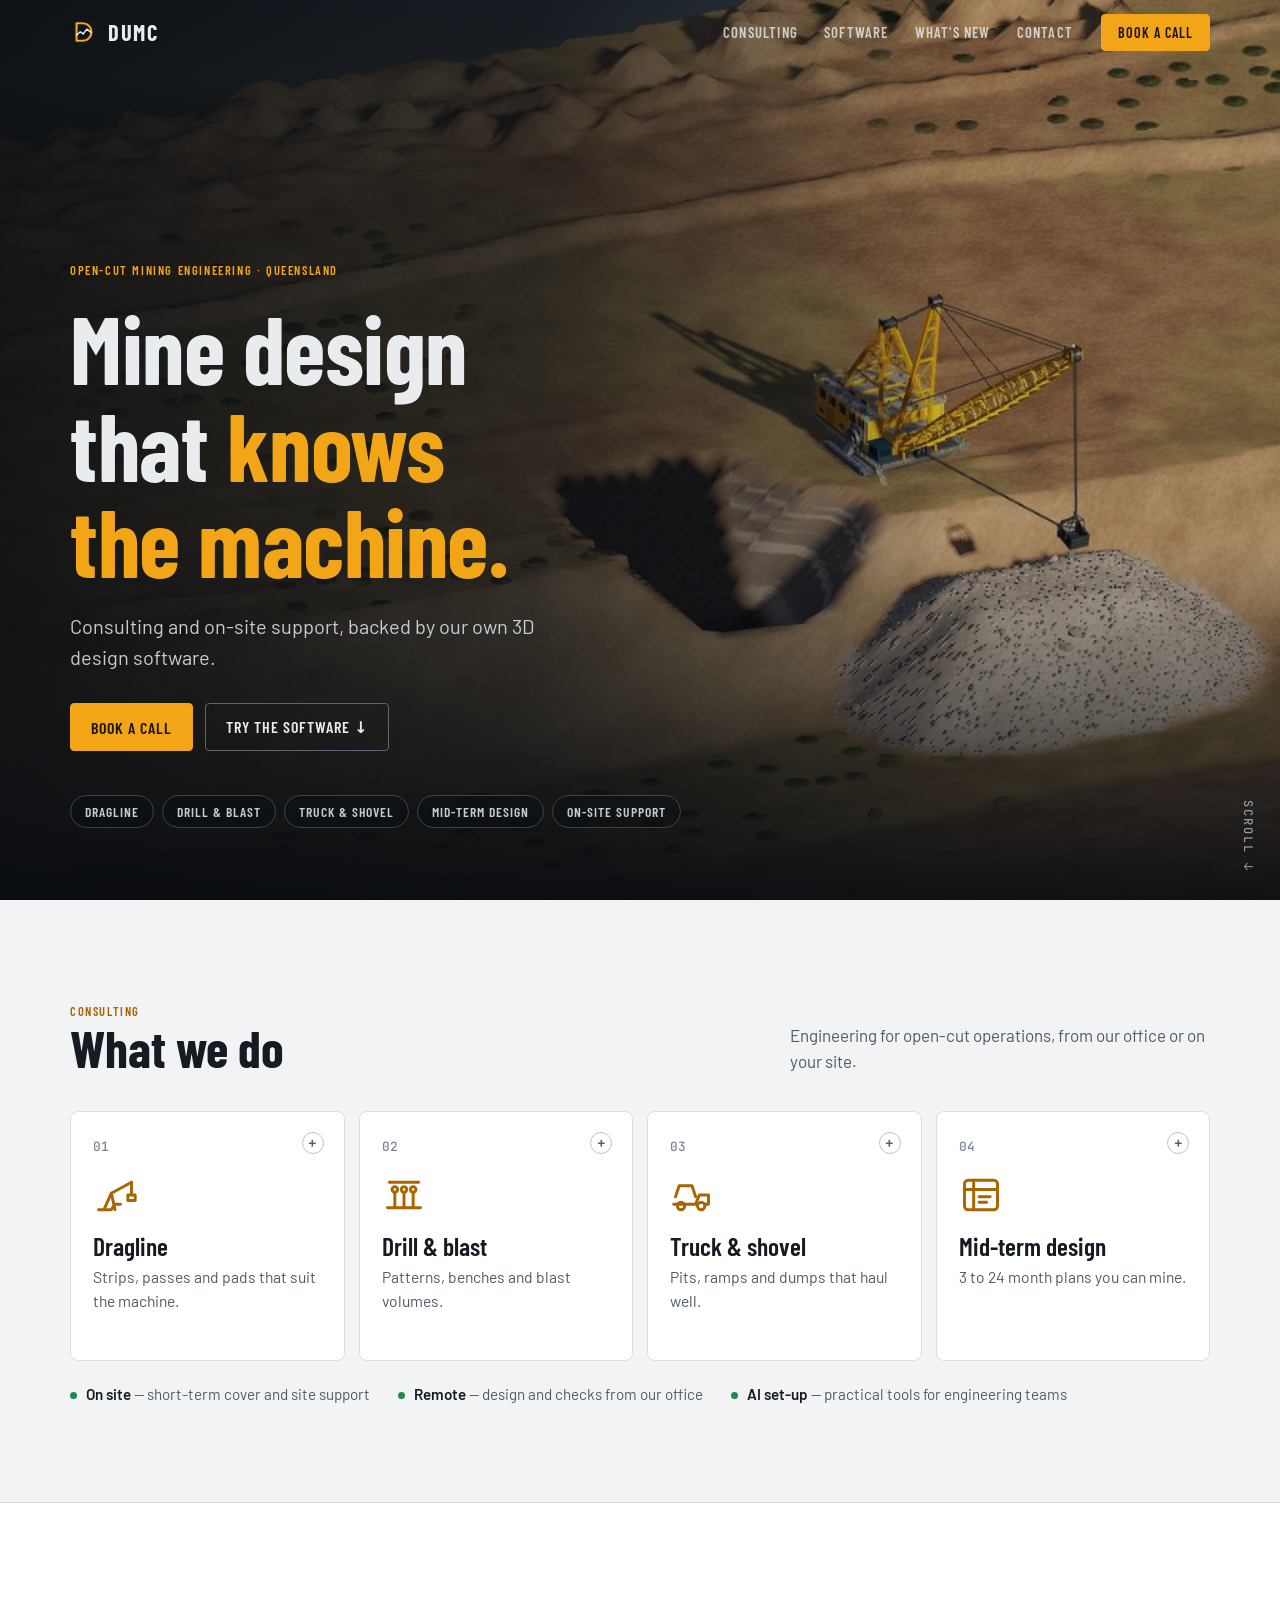
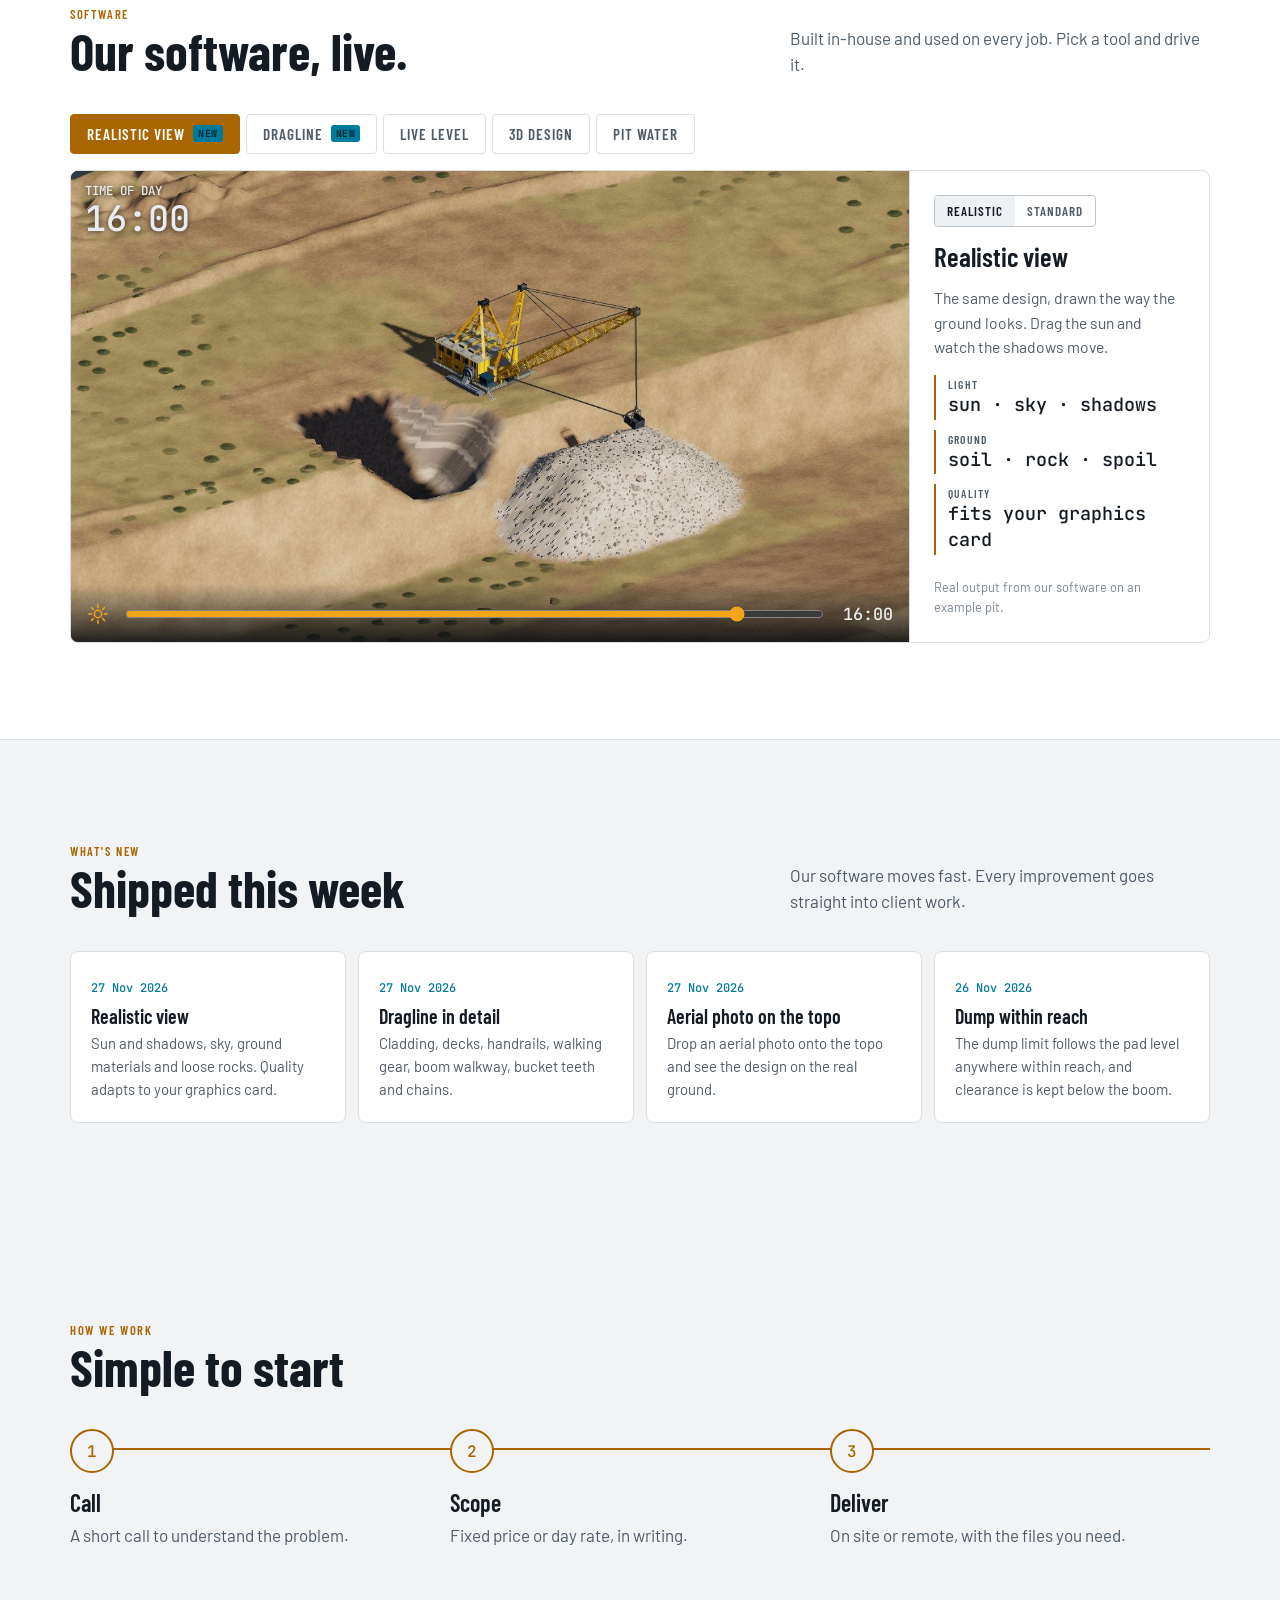
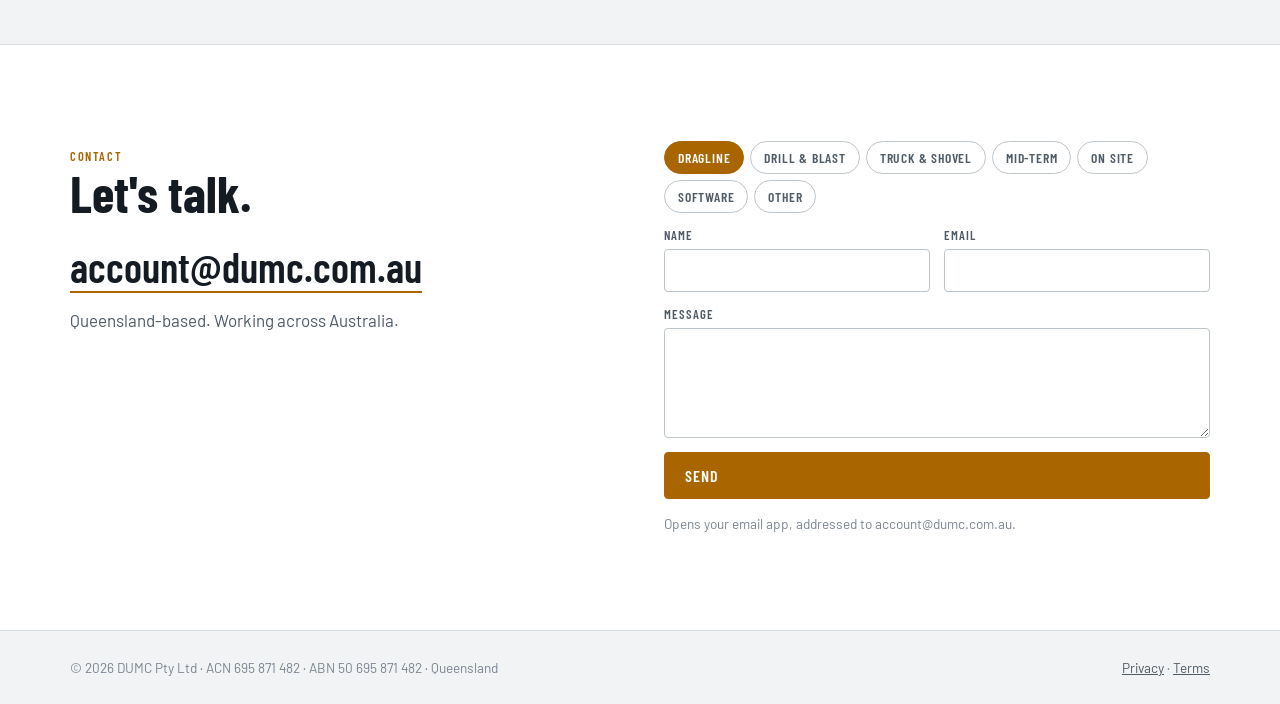
<file: index.html>
<!DOCTYPE html>
<html lang="en-AU">
<head>
<meta charset="UTF-8" />
<meta name="viewport" content="width=device-width, initial-scale=1" />
<title>DUMC Pty Ltd — Mining Engineering Consulting &amp; On-site Support | Queensland</title>
<meta name="description" content="DUMC Pty Ltd: mining engineering consulting and on-site support for open-cut operations — dragline, drill &amp; blast, truck &amp; shovel and mid-term design, backed by our own 3D mine design software." />
<link rel="canonical" href="https://dumc.com.au/" />
<meta property="og:type" content="website" />
<meta property="og:locale" content="en_AU" />
<meta property="og:title" content="DUMC — Mine design that knows the machine" />
<meta property="og:description" content="Dragline, drill &amp; blast, truck &amp; shovel and mid-term design consulting, with on-site support and our own 3D design software." />
<meta property="og:url" content="https://dumc.com.au/" />
<meta property="og:image" content="https://dumc.com.au/assets/work/hero-realistic.jpg" />
<meta name="theme-color" content="#0d1014" />
<link rel="icon" href="favicon.svg" type="image/svg+xml" />
<link rel="preconnect" href="https://fonts.googleapis.com" />
<link rel="preconnect" href="https://fonts.gstatic.com" crossorigin />
<link href="https://fonts.googleapis.com/css2?family=Barlow:wght@400;500;600&amp;family=Barlow+Condensed:wght@500;600;700&amp;family=JetBrains+Mono:wght@400;500&amp;display=swap" rel="stylesheet" />
<script type="application/ld+json">
{
  "@context": "https://schema.org",
  "@type": "ProfessionalService",
  "name": "DUMC Pty Ltd",
  "legalName": "DUMC Pty Ltd",
  "identifier": { "@type": "PropertyValue", "propertyID": "ACN", "value": "695 871 482" },
  "taxID": "50 695 871 482",
  "url": "https://dumc.com.au/",
  "email": "account@dumc.com.au",
  "description": "Mining engineering consulting and on-site support for open-cut operations: dragline, drill and blast, truck and shovel, and mid-term design, backed by in-house mine design software.",
  "areaServed": { "@type": "Country", "name": "Australia" },
  "address": { "@type": "PostalAddress", "addressRegion": "QLD", "addressCountry": "AU" },
  "knowsAbout": ["Dragline mine design", "Drill and blast design", "Truck and shovel mine design", "Mid-term mine planning", "On-site mining engineering support", "Pit water management"]
}
</script>
<!-- DUMC Pty Ltd · ACN 695 871 482 · ABN 50 695 871 482 -->
<style>
:root{
  --ground:#0d1014;--chrome:#14191e;--panel:#181d23;--panel2:#20262d;--rule:#2a323b;--rule2:#3b4550;
  --ink:#e8ecef;--muted:#9aa6b2;--faint:#6b7783;
  --accent:#f2a516;--accent-ink:#1b1405;--accent-soft:#f2a5161f;--sel:#35d0f0;--ok:#5cc98a;--blue:#3d86c6;--pink:#e2457a;
  --f-ui:'Barlow',system-ui,'Segoe UI',sans-serif;--f-cond:'Barlow Condensed','Barlow',system-ui,sans-serif;--f-num:'JetBrains Mono',ui-monospace,Consolas,monospace;
  --vp:#0b0e12;
  color-scheme:dark;
}
@media (prefers-color-scheme: light){:root{
  --ground:#f1f3f5;--chrome:#ffffff;--panel:#ffffff;--panel2:#eef1f4;--rule:#d9dee3;--rule2:#bcc4cc;
  --ink:#151b22;--muted:#4f5b67;--faint:#7a8591;--accent:#a86500;--accent-ink:#fff;--accent-soft:#c97c0018;--sel:#007a9c;--ok:#1f8a4c;color-scheme:light}}
*{box-sizing:border-box}
html{scroll-behavior:smooth;scroll-padding-top:64px}
body{margin:0;background:var(--ground);color:var(--ink);font:17px/1.55 var(--f-ui);-webkit-font-smoothing:antialiased}
a{color:var(--accent)}
img,video{display:block;max-width:100%}
.wrap{max-width:1180px;margin:0 auto;padding:0 20px}
h1,h2,h3{font-family:var(--f-cond);line-height:1.02;margin:0}
h2{font-size:clamp(2rem,4.4vw,3.2rem);font-weight:700}
h3{font-size:1.35rem;font-weight:600}
p{margin:0}
.label{display:inline-block;font:600 .78rem/1 var(--f-cond);letter-spacing:1.6px;text-transform:uppercase;color:var(--accent)}
.muted{color:var(--muted)}
.mono{font-family:var(--f-num);font-variant-numeric:tabular-nums}
:focus-visible{outline:2px solid var(--accent);outline-offset:2px}
.btn{display:inline-flex;align-items:center;gap:8px;padding:13px 20px;border-radius:4px;font:600 1rem var(--f-cond);letter-spacing:1px;text-transform:uppercase;text-decoration:none;border:1px solid var(--accent);background:var(--accent);color:var(--accent-ink);cursor:pointer;transition:transform .15s}
.btn:hover{transform:translateY(-1px)}
.btn.ghost{background:none;color:var(--ink);border-color:var(--rule2)}
.btn.ghost:hover{border-color:var(--accent)}
section{padding:96px 0}
.sec-head{display:flex;justify-content:space-between;align-items:end;gap:24px;flex-wrap:wrap;margin-bottom:36px}
.sec-head p{max-width:420px;color:var(--muted)}

/* header */
header{position:fixed;inset:0 0 auto;z-index:20;transition:background .25s,border-color .25s;border-bottom:1px solid transparent}
header.solid{background:color-mix(in srgb,var(--chrome) 90%,transparent);backdrop-filter:blur(10px);border-color:var(--rule)}
header .wrap{display:flex;align-items:center;gap:28px;height:64px}
.brand{display:flex;align-items:center;gap:10px;text-decoration:none;color:var(--ink);font:700 1.4rem var(--f-cond);letter-spacing:1.5px}
.brand img{width:28px;height:28px}
nav{display:flex;gap:26px;margin-left:auto}
nav a{color:var(--muted);text-decoration:none;font:600 .92rem var(--f-cond);letter-spacing:1.2px;text-transform:uppercase;position:relative;padding:4px 0}
nav a:hover,nav a.on{color:var(--ink)}
nav a.on::after{content:"";position:absolute;left:0;right:0;bottom:-2px;height:2px;background:var(--accent)}
header .btn{padding:9px 16px;font-size:.88rem}
@media (max-width:820px){nav{display:none}header .btn{margin-left:auto}}
header:not(.solid) .brand,header:not(.solid) nav a{color:#e8ecef}
header:not(.solid) nav a{opacity:.8}
header:not(.solid) .btn{background:#f2a516;border-color:#f2a516;color:#1b1405}

/* hero */
.hero{position:relative;min-height:min(100vh,900px);display:flex;align-items:flex-end;overflow:hidden;background:var(--vp);color:#e8ecef}
.hero video,.hero .poster{position:absolute;inset:0;width:100%;height:100%;object-fit:cover;opacity:.9}
.hero::after{content:"";position:absolute;inset:0;background:linear-gradient(90deg,rgba(11,14,18,.92) 0%,rgba(11,14,18,.7) 42%,rgba(11,14,18,.05) 75%),linear-gradient(0deg,rgba(11,14,18,.95) 0%,rgba(11,14,18,0) 40%)}
.hero .wrap{position:relative;z-index:1;width:100%;padding-bottom:72px;padding-top:120px}
.hero h1{font-size:clamp(2.8rem,7.4vw,6rem);font-weight:700;letter-spacing:-.5px;max-width:11ch;margin:18px 0 22px}
.hero h1 em{font-style:normal;color:#f2a516}
.hero .lead{font-size:clamp(1.05rem,1.6vw,1.25rem);color:#c4ccd4;max-width:520px;margin-bottom:30px}
.hero .label{color:#f2a516}
.cta{display:flex;gap:12px;flex-wrap:wrap}
.hero .btn{background:#f2a516;border-color:#f2a516;color:#1b1405}
.hero .btn.ghost{background:none;color:#e8ecef;border-color:#5b6672}
.chips{display:flex;flex-wrap:wrap;gap:8px;margin-top:44px}
.chips a{font:600 .85rem var(--f-cond);letter-spacing:1px;text-transform:uppercase;color:#c4ccd4;text-decoration:none;border:1px solid #3b4550;border-radius:999px;padding:7px 14px;background:rgba(11,14,18,.5);transition:border-color .2s,color .2s}
.chips a:hover{border-color:#f2a516;color:#fff}
.scroll-cue{position:absolute;right:24px;bottom:28px;z-index:1;font:500 .75rem var(--f-num);color:#8e9aa6;writing-mode:vertical-rl;letter-spacing:2px}
@media (max-width:640px){.hero video,.hero .poster{height:52%;object-position:86% 50%}.hero::after{background:linear-gradient(0deg,rgb(11,14,18) 0%,rgb(11,14,18) 55%,rgba(11,14,18,0) 71%,rgba(11,14,18,0) 84%,rgba(11,14,18,.5) 100%)}.scroll-cue{display:none}}

/* consulting tiles */
.tiles{display:grid;grid-template-columns:repeat(4,1fr);gap:14px}
@media (max-width:980px){.tiles{grid-template-columns:repeat(2,1fr)}}
@media (max-width:520px){.tiles{grid-template-columns:1fr}.tile{min-height:0;padding:20px}.tile svg{width:34px;height:34px;margin:10px 0}.tile ul{max-height:120px;opacity:1}.tile .plus{display:none}}
.tile{position:relative;background:var(--panel);border:1px solid var(--rule);border-radius:8px;padding:26px 22px 22px;cursor:pointer;min-height:250px;display:flex;flex-direction:column;transition:border-color .2s,transform .2s;text-align:left;color:inherit;font:inherit}
.tile:hover,.tile.open{border-color:var(--accent);transform:translateY(-3px)}
.tile .n{font:500 .8rem var(--f-num);color:var(--faint)}
.tile svg{width:44px;height:44px;margin:18px 0 16px;stroke:var(--accent);fill:none;stroke-width:1.6;stroke-linecap:round;stroke-linejoin:round}
.tile h3{font-size:1.6rem;margin-bottom:6px}
.tile p{color:var(--muted);font-size:.98rem}
.tile ul{list-style:none;margin:14px 0 0;padding:0;display:flex;flex-wrap:wrap;gap:6px;max-height:0;overflow:hidden;opacity:0;transition:max-height .35s,opacity .3s}
.tile:hover ul,.tile.open ul,.tile:focus-visible ul{max-height:120px;opacity:1}
.tile li{font:500 .78rem var(--f-num);border:1px solid var(--rule2);border-radius:3px;padding:3px 7px;color:var(--ink)}
.tile .plus{position:absolute;top:20px;right:20px;width:22px;height:22px;border:1px solid var(--rule2);border-radius:50%;display:grid;place-items:center;font:500 .9rem var(--f-num);color:var(--muted);transition:transform .25s}
.tile:hover .plus,.tile.open .plus{transform:rotate(45deg);color:var(--accent);border-color:var(--accent)}
.modes{display:flex;flex-wrap:wrap;gap:10px 28px;margin-top:22px;color:var(--muted);font-size:.95rem}
.modes b{color:var(--ink);font-weight:600}
.modes span::before{content:"";display:inline-block;width:7px;height:7px;border-radius:50%;background:var(--ok);margin-right:9px;vertical-align:1px}

/* software */
#software{background:var(--chrome);border-top:1px solid var(--rule);border-bottom:1px solid var(--rule)}
.tabs{display:flex;gap:6px;margin-bottom:16px;overflow-x:auto;scrollbar-width:none}
.tabs::-webkit-scrollbar{display:none}
.tabs button{flex:none;font:600 .95rem var(--f-cond);letter-spacing:1px;text-transform:uppercase;color:var(--muted);background:var(--panel);border:1px solid var(--rule);border-radius:4px;padding:10px 16px;cursor:pointer;display:flex;align-items:center;gap:8px}
.tabs button[aria-selected=true]{color:var(--accent-ink);background:var(--accent);border-color:var(--accent)}
.tabs .new{font:600 .62rem var(--f-num);letter-spacing:.5px;padding:2px 5px;border-radius:3px;background:var(--sel);color:#04232b}
.app{display:grid;grid-template-columns:1fr 300px;background:var(--panel);border:1px solid var(--rule);border-radius:8px;overflow:hidden}
@media (max-width:900px){.app{grid-template-columns:1fr}}
.stage{position:relative;background:var(--vp);aspect-ratio:16/9;overflow:hidden;user-select:none}
.stage>img,.stage>video{position:absolute;inset:0;width:100%;height:100%;object-fit:contain}
.stage .hud{position:absolute;left:14px;top:12px;font:500 .78rem/1.3 var(--f-num);color:#8e9aa6;pointer-events:none}
#sunStage .hud{color:#e8ecef;text-shadow:0 1px 6px rgba(0,0,0,.75)}
.stage .hud b{display:block;font:500 clamp(1.4rem,3vw,2.2rem)/1.15 var(--f-num);color:#e8ecef}
.stage .hint{position:absolute;left:50%;bottom:12px;transform:translateX(-50%);font:500 .76rem var(--f-num);color:#c4ccd4;background:rgba(11,14,18,.75);border:1px solid #2f3741;border-radius:999px;padding:6px 14px;pointer-events:none;white-space:nowrap;transition:opacity .4s}
.side{padding:24px;display:flex;flex-direction:column;gap:16px;border-left:1px solid var(--rule)}
@media (max-width:900px){.side{border-left:0;border-top:1px solid var(--rule)}}
.side h3{font-size:1.7rem}
.side p{color:var(--muted);font-size:.98rem}
.kpis{display:grid;gap:10px}
@media (max-width:900px){.kpis{grid-template-columns:repeat(3,1fr)}}
@media (max-width:480px){.kpis{grid-template-columns:1fr 1fr}}
.kpi{border-left:2px solid var(--accent);padding:2px 0 2px 12px}
.kpi small{display:block;font:600 .72rem var(--f-cond);letter-spacing:1.2px;text-transform:uppercase;color:var(--muted)}
.kpi span{font:500 1.15rem var(--f-num);font-variant-numeric:tabular-nums}
.kpi.a{border-color:#d9822b}.kpi.b{border-color:var(--blue)}.kpi.l{border-color:var(--pink)}
.side .note{font-size:.8rem;color:var(--faint);margin-top:auto}
[hidden]{display:none!important}
/* live level bar */
.lvl-track{position:absolute;right:22px;top:16%;bottom:16%;width:6px;border-radius:3px;background:#2a323b;cursor:ns-resize;touch-action:none}
.lvl-track::before{content:"";position:absolute;inset:-14px -18px}
.lvl-fill{position:absolute;left:0;right:0;bottom:0;border-radius:3px;background:var(--blue)}
.lvl-knob{position:absolute;left:50%;width:30px;height:30px;margin:-15px 0 0 -15px;border-radius:50%;background:#e8ecef;border:3px solid var(--blue);box-shadow:0 0 0 6px rgba(61,134,198,.25)}
.lvl-track:focus-visible{outline:2px solid var(--accent);outline-offset:8px}
.stage.drag{cursor:ns-resize}
/* sun slider */
.sun{position:absolute;left:0;right:0;bottom:0;display:grid;grid-template-columns:auto 1fr auto;gap:14px;align-items:center;padding:14px 16px 12px;background:linear-gradient(0deg,rgba(11,14,18,.88),rgba(11,14,18,0));color:#e8ecef}
.sun svg{width:22px;height:22px;stroke:#f2a516;fill:none;stroke-width:1.6;stroke-linecap:round}
.sun input{width:100%;accent-color:#f2a516;height:28px}
.sun b{font:500 1.05rem var(--f-num);min-width:3.4em;text-align:right}
/* segmented switch */
.seg{display:inline-flex;border:1px solid var(--rule2);border-radius:4px;overflow:hidden;align-self:flex-start}
.seg button{font:600 .82rem var(--f-cond);letter-spacing:1px;text-transform:uppercase;background:none;border:0;color:var(--muted);padding:7px 12px;cursor:pointer}
.seg button[aria-pressed=true]{background:var(--panel2);color:var(--ink)}
.seg.many{flex-wrap:wrap}
.kpis.one{grid-template-columns:1fr}
/* video scrubber */
.scrub{position:absolute;left:0;right:0;bottom:0;display:grid;grid-template-columns:auto 1fr;gap:12px;align-items:center;padding:10px 14px;background:linear-gradient(0deg,rgba(11,14,18,.85),rgba(11,14,18,0))}
.scrub button{width:32px;height:32px;border-radius:50%;border:1px solid #5b6672;background:rgba(11,14,18,.6);color:#e8ecef;cursor:pointer;font-size:.75rem}
.scrub input{width:100%;accent-color:#f2a516}

/* what's new */
.log{display:grid;grid-template-columns:repeat(auto-fill,minmax(230px,1fr));gap:12px}
.log article{background:var(--panel);border:1px solid var(--rule);border-radius:8px;padding:20px}
.log time{font:500 .75rem var(--f-num);color:var(--sel)}
.log h3{font-size:1.25rem;margin:8px 0 6px}
.log p{color:var(--muted);font-size:.93rem}

/* process */
.steps{display:grid;grid-template-columns:repeat(3,1fr);gap:0;position:relative;counter-reset:s}
@media (max-width:760px){.steps{grid-template-columns:1fr;gap:28px}}
.steps::before{content:"";position:absolute;left:0;right:0;top:19px;height:2px;background:var(--rule)}
.steps .bar{position:absolute;left:0;top:19px;height:2px;width:0;background:var(--accent);transition:width 1.4s cubic-bezier(.2,.7,.2,1)}
.steps.in .bar{width:100%}
@media (max-width:760px){.steps::before,.steps .bar{display:none}}
.step{position:relative;padding-right:24px}
.step::before{counter-increment:s;content:counter(s);display:grid;place-items:center;width:40px;height:40px;border-radius:50%;background:var(--ground);border:2px solid var(--accent);font:500 1rem var(--f-num);color:var(--accent);margin-bottom:18px;position:relative}
.step h3{font-size:1.5rem;margin-bottom:6px}
.step p{color:var(--muted)}

/* contact */
#contact{background:var(--chrome);border-top:1px solid var(--rule)}
.contact{display:grid;grid-template-columns:1fr 1fr;gap:48px;align-items:start}
@media (max-width:860px){.contact{grid-template-columns:1fr}}
.big-mail{display:inline-block;font:600 clamp(1.5rem,3.6vw,2.6rem) var(--f-cond);color:var(--ink);text-decoration:none;border-bottom:2px solid var(--accent);margin:22px 0 14px;word-break:break-all}
.big-mail:hover{color:var(--accent)}
form{display:grid;gap:14px}
.two{display:grid;grid-template-columns:1fr 1fr;gap:14px}
@media (max-width:520px){.two{grid-template-columns:1fr}}
label{display:grid;gap:6px;font:600 .8rem var(--f-cond);letter-spacing:1px;text-transform:uppercase;color:var(--muted)}
input,select,textarea{font:400 1rem var(--f-ui);color:var(--ink);background:var(--panel);border:1px solid var(--rule2);border-radius:4px;padding:11px 12px;width:100%}
textarea{min-height:110px;resize:vertical}
.topics{display:flex;flex-wrap:wrap;gap:6px}
.topics label{display:inline-block;position:relative}
.topics input{position:absolute;opacity:0;width:1px;height:1px}
.topics span{display:inline-block;font:600 .85rem var(--f-cond);letter-spacing:.8px;text-transform:uppercase;border:1px solid var(--rule2);border-radius:999px;padding:7px 13px;cursor:pointer;color:var(--muted)}
.topics input:checked+span{background:var(--accent);border-color:var(--accent);color:var(--accent-ink)}
.topics input:focus-visible+span{outline:2px solid var(--accent);outline-offset:2px}
.small{font-size:.85rem;color:var(--faint)}
footer{border-top:1px solid var(--rule);padding:26px 0;font-size:.85rem;color:var(--faint)}
footer .wrap{display:flex;justify-content:space-between;gap:16px;flex-wrap:wrap}
footer a{color:var(--muted)}

/* reveal */
.rv{opacity:0;transform:translateY(18px);transition:opacity .7s,transform .7s}
.rv.in{opacity:1;transform:none}
@media (prefers-reduced-motion:reduce){html{scroll-behavior:auto}.rv{opacity:1;transform:none;transition:none}.steps .bar{transition:none}.tile,.btn{transition:none}}
</style>
</head>
<body>

<header id="top">
  <div class="wrap">
    <a class="brand" href="#"><img src="favicon.svg" alt="" />DUMC</a>
    <nav aria-label="Main">
      <a href="#consulting">Consulting</a>
      <a href="#software">Software</a>
      <a href="#new">What's new</a>
      <a href="#contact">Contact</a>
    </nav>
    <a class="btn" href="#contact">Book a call</a>
  </div>
</header>

<main>
  <div class="hero">
    <video src="assets/work/hero-realistic.mp4" poster="assets/work/hero-realistic.jpg" autoplay muted loop playsinline aria-hidden="true"></video>
    <div class="wrap">
      <span class="label">Open-cut mining engineering · Queensland</span>
      <h1>Mine design that <em>knows the machine.</em></h1>
      <p class="lead">Consulting and on-site support, backed by our own 3D design software.</p>
      <div class="cta">
        <a class="btn" href="#contact">Book a call</a>
        <a class="btn ghost" href="#software">Try the software ↓</a>
      </div>
      <div class="chips" aria-label="Disciplines">
        <a href="#consulting" data-tile="0">Dragline</a>
        <a href="#consulting" data-tile="1">Drill &amp; blast</a>
        <a href="#consulting" data-tile="2">Truck &amp; shovel</a>
        <a href="#consulting" data-tile="3">Mid-term design</a>
        <a href="#consulting" data-tile="4">On-site support</a>
      </div>
    </div>
    <span class="scroll-cue" aria-hidden="true">SCROLL ↓</span>
  </div>

  <section id="consulting">
    <div class="wrap">
      <div class="sec-head rv">
        <div><span class="label">Consulting</span><h2>What we do</h2></div>
        <p>Engineering for open-cut operations, from our office or on your site.</p>
      </div>
      <div class="tiles">
        <button class="tile rv" type="button" aria-expanded="false">
          <span class="n">01</span><span class="plus" aria-hidden="true">+</span>
          <svg viewBox="0 0 24 24" aria-hidden="true"><path d="M3 20h7l2-3h3"/><path d="M6 20l4-9 11-6"/><path d="M10 11l2 9"/><path d="M21 5v7"/><path d="M19 12h4v3h-4z"/></svg>
          <h3>Dragline</h3><p>Strips, passes and pads that suit the machine.</p>
          <ul><li>strip &amp; pass design</li><li>spoil room</li><li>pad levels</li><li>reach checks</li></ul>
        </button>
        <button class="tile rv" type="button" aria-expanded="false">
          <span class="n">02</span><span class="plus" aria-hidden="true">+</span>
          <svg viewBox="0 0 24 24" aria-hidden="true"><path d="M3 19h18"/><circle cx="7" cy="9" r="1.5"/><circle cx="12" cy="9" r="1.5"/><circle cx="17" cy="9" r="1.5"/><path d="M7 11v8M12 11v8M17 11v8"/><path d="M4 5h16"/></svg>
          <h3>Drill &amp; blast</h3><p>Patterns, benches and blast volumes.</p>
          <ul><li>pattern design</li><li>bench levels</li><li>volumes</li><li>QA</li></ul>
        </button>
        <button class="tile rv" type="button" aria-expanded="false">
          <span class="n">03</span><span class="plus" aria-hidden="true">+</span>
          <svg viewBox="0 0 24 24" aria-hidden="true"><path d="M2 17h12l2-5h5v5h-2"/><circle cx="6" cy="18" r="2"/><circle cx="17" cy="18" r="2"/><path d="M3 13l2-6h7l2 6"/></svg>
          <h3>Truck &amp; shovel</h3><p>Pits, ramps and dumps that haul well.</p>
          <ul><li>pit &amp; ramp design</li><li>dumps</li><li>haul profiles</li><li>sequencing</li></ul>
        </button>
        <button class="tile rv" type="button" aria-expanded="false">
          <span class="n">04</span><span class="plus" aria-hidden="true">+</span>
          <svg viewBox="0 0 24 24" aria-hidden="true"><rect x="3" y="4" width="18" height="16" rx="2"/><path d="M3 9h18M8 4v16"/><path d="M11 13h6M11 16h4"/></svg>
          <h3>Mid-term design</h3><p>3 to 24 month plans you can mine.</p>
          <ul><li>stage designs</li><li>reserves by stage</li><li>schedules</li><li>pit water</li></ul>
        </button>
      </div>
      <div class="modes rv">
        <span><b>On site</b> — short-term cover and site support</span>
        <span><b>Remote</b> — design and checks from our office</span>
        <span><b>AI set-up</b> — practical tools for engineering teams</span>
      </div>
    </div>
  </section>

  <section id="software">
    <div class="wrap">
      <div class="sec-head rv">
        <div><span class="label">Software</span><h2>Our software, live.</h2></div>
        <p>Built in-house and used on every job. Pick a tool and drive it.</p>
      </div>

      <div class="tabs rv" role="tablist" aria-label="Software tools">
        <button role="tab" id="t-real" aria-controls="p-real" aria-selected="true">Realistic view <span class="new">NEW</span></button>
        <button role="tab" id="t-drag" aria-controls="p-drag" aria-selected="false" tabindex="-1">Dragline <span class="new">NEW</span></button>
        <button role="tab" id="t-level" aria-controls="p-level" aria-selected="false" tabindex="-1">Live level</button>
        <button role="tab" id="t-design" aria-controls="p-design" aria-selected="false" tabindex="-1">3D design</button>
        <button role="tab" id="t-water" aria-controls="p-water" aria-selected="false" tabindex="-1">Pit water</button>
      </div>

      <!-- Realistic view -->
      <div class="app pane rv" role="tabpanel" id="p-real" aria-labelledby="t-real">
        <div class="stage" id="sunStage">
          <img id="sunImg" src="assets/work/sun/sun-16.jpg" alt="A dragline in an open-cut pit drawn in our software's realistic view, with sun, shadows, soil, rock and spoil." />
          <div class="hud">TIME OF DAY<b id="sunHud">16:00</b></div>
          <div class="sun" id="sunCtl">
            <svg viewBox="0 0 24 24" aria-hidden="true"><circle cx="12" cy="12" r="4"/><path d="M12 2v3M12 19v3M2 12h3M19 12h3M4.9 4.9l2.1 2.1M17 17l2.1 2.1M4.9 19.1L7 17M17 7l2.1-2.1"/></svg>
            <input type="range" id="sunRange" min="7" max="17" step="1" value="16" aria-label="Time of day" />
            <b id="sunTime">16:00</b>
          </div>
        </div>
        <div class="side">
          <div class="seg own" id="sunSeg" role="group" aria-label="View"><button type="button" aria-pressed="true">Realistic</button><button type="button" aria-pressed="false">Standard</button></div>
          <h3>Realistic view</h3>
          <p>The same design, drawn the way the ground looks. Drag the sun and watch the shadows move.</p>
          <div class="kpis">
            <div class="kpi"><small>Light</small><span>sun · sky · shadows</span></div>
            <div class="kpi"><small>Ground</small><span>soil · rock · spoil</span></div>
            <div class="kpi"><small>Quality</small><span>fits your graphics card</span></div>
          </div>
          <p class="note">Real output from our software on an example pit.</p>
        </div>
      </div>

      <!-- Live level -->
      <div class="app pane" role="tabpanel" id="p-level" aria-labelledby="t-level" hidden>
        <div class="stage" id="lvStage">
          <img id="lvImg" src="assets/work/level/07.jpg" alt="3D surface of an open-cut pit with a level plane cutting through it; the flooded part is shown in blue with the intersection line in pink." />
          <div class="hud">LEVEL · RL<b id="lvRl">317.2</b></div>
          <div class="lvl-track" id="lvTrack" role="slider" tabindex="0" aria-label="Level RL" aria-valuemin="292" aria-valuemax="342.4" aria-valuenow="317.2">
            <div class="lvl-fill" id="lvFill"></div><div class="lvl-knob" id="lvKnob"></div>
          </div>
          <div class="hint" id="lvHint">drag up or down</div>
        </div>
        <div class="side">
          <h3>Live level</h3>
          <p>Drag a level through a surface. Volumes and the line where they meet update as you drag.</p>
          <div class="kpis">
            <div class="kpi a"><small>Above · m³</small><span id="lvAbove">9,922,121</span></div>
            <div class="kpi b"><small>Below · m³</small><span id="lvBelow">3,914,772</span></div>
            <div class="kpi l"><small>Intersection</small><span id="lvLine">5,970.1 m</span></div>
          </div>
          <p class="note">Real output from our software on an example pit.</p>
        </div>
      </div>

      <!-- Dragline -->
      <div class="app pane" role="tabpanel" id="p-drag" aria-labelledby="t-drag" hidden>
        <div class="stage">
          <video src="assets/work/dragline-pass.mp4" poster="assets/work/dragline-pass.jpg" muted loop playsinline preload="none" aria-label="A dragline on its bench digs a block bucket by bucket: it drags the bucket full, swings across and dumps, and the spoil heap grows."></video>
          <video src="assets/work/dragline-machine.mp4" poster="assets/work/dragline-machine.jpg" style="background:linear-gradient(#dfe9f2,#e9edee 50%,#f4f1ea)" muted loop playsinline preload="none" aria-label="A detailed 3D walking dragline that takes itself apart into labelled parts and puts itself back together." hidden></video>
          <img src="assets/work/dragline-gantt.jpg" alt="Dragline block schedule with a Gantt chart." loading="lazy" hidden />
          <div class="scrub"><button type="button" aria-label="Pause">❚❚</button><input type="range" min="0" max="1000" value="0" aria-label="Scrub through the video" /></div>
        </div>
        <div class="side">
          <div class="seg" role="group" aria-label="View"><button type="button" aria-pressed="true">Pass</button><button type="button" aria-pressed="false">Machine</button><button type="button" aria-pressed="false">Schedule</button></div>
          <h3>Dragline</h3>
          <p>Place the machine, draw the dig and the dump. It digs until the dump is full, within its real reach.</p>
          <div class="kpis">
            <div class="kpi"><small>This pass · prime</small><span>63,524 BCM</span></div>
            <div class="kpi"><small>Spoil placed</small><span>79,405 m³</span></div>
            <div class="kpi"><small>Boom · radius</small><span>99 m · 90 m</span></div>
          </div>
          <p class="note">Real output on an example pit, sped up: each bucket shown stands for about 300. Example machine; set to your fleet on each job.</p>
        </div>
      </div>

      <!-- 3D design -->
      <div class="app pane" role="tabpanel" id="p-design" aria-labelledby="t-design" hidden>
        <div class="stage">
          <img src="assets/work/design/cutfill.jpg" alt="A flat pad designed across an old highwall, with the cut batters in red and the fill batters in blue." loading="lazy" />
          <img src="assets/work/design/ramp.jpg" alt="An access ramp running from the upper bench down to the pit floor, with grade labels along it." loading="lazy" hidden />
          <img src="assets/work/design/project.jpg" alt="A flat grid of blocks above the pit and the same grid projected down onto the ground." loading="lazy" hidden />
          <img src="assets/work/design/surface.jpg" alt="The corner of a pit drawn as a triangulated surface with contour lines." loading="lazy" hidden />
          <img src="assets/work/design/solid.jpg" alt="A closed solid of one block of the cut, lifted above the hole it came from." loading="lazy" hidden />
          <img src="assets/work/design/bench.jpg" alt="A three-bench pit built up from a toe string." loading="lazy" hidden />
        </div>
        <div class="side">
          <div class="seg many" role="group" aria-label="Design tool"><button type="button" aria-pressed="true" data-text="A pad at a set level, battered to the ground: cut in red, fill in blue." data-k="Cut · fill" data-v="67,335 BCM · 28,031 m³">Cut &amp; fill</button><button type="button" aria-pressed="false" data-text="An access ramp from a centreline: 20 m wide at 10%, battered to the ground." data-k="Length · grade" data-v="246 m · 10.0%">Ramp</button><button type="button" aria-pressed="false" data-text="A flat block grid projected onto the ground, with a wall down to the surface." data-k="Blocks" data-v="16 · 40 × 60 m">Project</button><button type="button" aria-pressed="false" data-text="The ground as a surface: triangles, 1 m contours, every fifth one marked." data-k="Contours" data-v="5,267 strings">Surface</button><button type="button" aria-pressed="false" data-text="A closed solid between the ground and the floor of the cut, lifted out to show it." data-k="Volume" data-v="418,074 m³">Solid</button><button type="button" aria-pressed="false" data-text="Benches up from a toe string: 10 m high at 65°, with 8 m berms." data-k="Excavation" data-v="363,388 BCM">Bench</button></div>
          <h3>3D design</h3>
          <p data-cap>A pad at a set level, battered to the ground: cut in red, fill in blue.</p>
          <div class="kpis one">
            <div class="kpi"><small data-capk>Cut · fill</small><span data-capv>67,335 BCM · 28,031 m³</span></div>
          </div>
          <p class="note">Real output from each tool on an example pit.</p>
        </div>
      </div>

      <!-- Pit water -->
      <div class="app pane" role="tabpanel" id="p-water" aria-labelledby="t-water" hidden>
        <div class="stage">
          <video id="wVid" src="assets/work/water-model.mp4" poster="assets/work/water-model.jpg" muted loop playsinline preload="none" aria-label="Close view of a pit floor through a 72 hour storm: water collects along the toe of the wall and in the sump, and the two ponds grow until they join."></video>
          <img id="wRes" src="assets/work/water-flow.jpg" alt="The same pit at the peak of the storm with the paths the water runs along, each with arrows pointing downhill into the ponds." loading="lazy" hidden />
        </div>
        <div class="side">
          <div class="seg" role="group" aria-label="View"><button type="button" aria-pressed="true" data-v="m">Storm</button><button type="button" aria-pressed="false" data-v="r">Flow paths</button></div>
          <h3>Pit water</h3>
          <p>Rain on the design: where water runs and where it ponds, hour by hour through the storm.</p>
          <div class="kpis">
            <div class="kpi"><small>Storm · 1 in 10 yr</small><span>159 mm · 72 h</span></div>
            <div class="kpi"><small>Standing at peak</small><span>69,791 m³</span></div>
            <div class="kpi"><small>Biggest pond</small><span>24,008 m³ · 4.6 m</span></div>
          </div>
          <p class="note">Real output on an example pit. No pumps in this run.</p>
        </div>
      </div>
    </div>
  </section>

  <section id="new">
    <div class="wrap">
      <div class="sec-head rv">
        <div><span class="label">What's new</span><h2>Shipped this week</h2></div>
        <p>Our software moves fast. Every improvement goes straight into client work.</p>
      </div>
      <div class="log">
        <article class="rv"><time datetime="2026-11-27">27 Nov 2026</time><h3>Realistic view</h3><p>Sun and shadows, sky, ground materials and loose rocks. Quality adapts to your graphics card.</p></article>
        <article class="rv"><time datetime="2026-11-27">27 Nov 2026</time><h3>Dragline in detail</h3><p>Cladding, decks, handrails, walking gear, boom walkway, bucket teeth and chains.</p></article>
        <article class="rv"><time datetime="2026-11-27">27 Nov 2026</time><h3>Aerial photo on the topo</h3><p>Drop an aerial photo onto the topo and see the design on the real ground.</p></article>
        <article class="rv"><time datetime="2026-11-26">26 Nov 2026</time><h3>Dump within reach</h3><p>The dump limit follows the pad level anywhere within reach, and clearance is kept below the boom.</p></article>
      </div>
    </div>
  </section>

  <section id="process">
    <div class="wrap">
      <div class="sec-head rv"><div><span class="label">How we work</span><h2>Simple to start</h2></div></div>
      <div class="steps rv" id="steps">
        <div class="bar"></div>
        <div class="step"><h3>Call</h3><p>A short call to understand the problem.</p></div>
        <div class="step"><h3>Scope</h3><p>Fixed price or day rate, in writing.</p></div>
        <div class="step"><h3>Deliver</h3><p>On site or remote, with the files you need.</p></div>
      </div>
    </div>
  </section>

  <section id="contact">
    <div class="wrap contact">
      <div class="rv">
        <span class="label">Contact</span>
        <h2>Let's talk.</h2>
        <a class="big-mail" href="mailto:account@dumc.com.au">account@dumc.com.au</a>
        <p class="muted">Queensland-based. Working across Australia.</p>
      </div>
      <form id="enquiry" class="rv" novalidate>
        <div class="topics" role="group" aria-label="Topic">
          <label><input type="radio" name="topic" value="Dragline" checked /><span>Dragline</span></label>
          <label><input type="radio" name="topic" value="Drill & blast" /><span>Drill &amp; blast</span></label>
          <label><input type="radio" name="topic" value="Truck & shovel" /><span>Truck &amp; shovel</span></label>
          <label><input type="radio" name="topic" value="Mid-term design" /><span>Mid-term</span></label>
          <label><input type="radio" name="topic" value="On-site support" /><span>On site</span></label>
          <label><input type="radio" name="topic" value="Software" /><span>Software</span></label>
          <label><input type="radio" name="topic" value="Something else" /><span>Other</span></label>
        </div>
        <div class="two">
          <label>Name<input name="name" autocomplete="name" required /></label>
          <label>Email<input name="email" type="email" autocomplete="email" required /></label>
        </div>
        <label>Message<textarea name="message" required></textarea></label>
        <button class="btn" type="submit">Send</button>
        <p class="small" id="form-note">Opens your email app, addressed to account@dumc.com.au.</p>
      </form>
    </div>
  </section>
</main>

<footer>
  <div class="wrap">
    <span>© <span id="yr">2026</span> DUMC Pty Ltd · ACN 695 871 482 · ABN 50 695 871 482 · Queensland</span>
    <span><a href="privacy.html">Privacy</a> · <a href="terms.html">Terms</a></span>
  </div>
</footer>

<script>
(function () {
  // Remove the retired root service worker from earlier versions of this site.
  if ('serviceWorker' in navigator) {
    navigator.serviceWorker.getRegistrations().then(function (regs) {
      regs.forEach(function (r) { if (new URL(r.scope).pathname === new URL('.', location).pathname) r.unregister(); });
    });
  }
  var $ = function (id) { return document.getElementById(id); };
  var reduce = window.matchMedia('(prefers-reduced-motion: reduce)').matches;
  var onScreen = function (el, cb) {
    if (!('IntersectionObserver' in window)) return cb(true);
    new IntersectionObserver(function (es) { es.forEach(function (e) { cb(e.isIntersecting); }); }, { threshold: .25 }).observe(el);
  };
  $('yr').textContent = new Date().getFullYear();

  /* header: solid after the hero, active nav link */
  var hdr = $('top'), links = [].slice.call(document.querySelectorAll('nav a'));
  var onScroll = function () {
    hdr.classList.toggle('solid', scrollY > 40);
    var cur = null;
    links.forEach(function (a) { var s = document.querySelector(a.getAttribute('href')); if (s && s.getBoundingClientRect().top < 140) cur = a; });
    links.forEach(function (a) { a.classList.toggle('on', a === cur); });
  };
  addEventListener('scroll', onScroll, { passive: true }); onScroll();

  /* reveal on scroll */
  if ('IntersectionObserver' in window && !reduce) {
    var io = new IntersectionObserver(function (es) { es.forEach(function (e) { if (e.isIntersecting) { e.target.classList.add('in'); io.unobserve(e.target); } }); }, { threshold: .12 });
    document.querySelectorAll('.rv').forEach(function (el, i) { el.style.transitionDelay = (i % 4) * 70 + 'ms'; io.observe(el); });
  } else document.querySelectorAll('.rv').forEach(function (el) { el.classList.add('in'); });

  /* hero video */
  var hv = document.querySelector('.hero video');
  if (reduce) { hv.removeAttribute('autoplay'); hv.pause(); } else onScreen(hv, function (on) { on ? hv.play().catch(function () {}) : hv.pause(); });

  /* consulting tiles: tap to open; hero chips open a tile */
  var tiles = [].slice.call(document.querySelectorAll('.tile'));
  var openTile = function (t, force) { tiles.forEach(function (x) { var o = x === t && (force || !x.classList.contains('open')); x.classList.toggle('open', o); x.setAttribute('aria-expanded', o); }); };
  tiles.forEach(function (t) { t.addEventListener('click', function () { openTile(t); }); });
  document.querySelectorAll('.chips a').forEach(function (a) { a.addEventListener('click', function () { var t = tiles[+a.dataset.tile]; if (t) setTimeout(function () { openTile(t, true); }, 450); }); });

  /* tabs */
  var tabs = [].slice.call(document.querySelectorAll('[role=tab]'));
  var select = function (tab) {
    tabs.forEach(function (t) {
      var on = t === tab, p = $(t.getAttribute('aria-controls'));
      t.setAttribute('aria-selected', on); t.tabIndex = on ? 0 : -1; p.hidden = !on;
      if (on) p.classList.add('in');
      p.querySelectorAll('video').forEach(function (v) { if (!on) v.pause(); else if (!reduce && !v.hidden && !v.dataset.user) v.play().catch(function () {}); });
    });
  };
  tabs.forEach(function (t, i) {
    t.addEventListener('click', function () { select(t); });
    t.addEventListener('keydown', function (e) {
      var d = e.key === 'ArrowRight' ? 1 : e.key === 'ArrowLeft' ? -1 : 0; if (!d) return;
      var n = tabs[(i + d + tabs.length) % tabs.length]; n.focus(); select(n);
    });
  });

  /* live level: real frames from our software, one per RL */
  var LV = [{"rl":292,"above":"38,065,203","below":"32,541","line":"578.6 m"},{"rl":295.6,"above":"33,554,761","below":"97,144","line":"1,311.0 m"},{"rl":299.2,"above":"29,118,019","below":"235,447","line":"2,929.8 m"},{"rl":302.8,"above":"24,894,855","below":"587,328","line":"3,540.1 m"},{"rl":306.4,"above":"20,882,734","below":"1,150,251","line":"4,107.4 m"},{"rl":310,"above":"17,042,183","below":"1,884,745","line":"4,433.1 m"},{"rl":313.6,"above":"13,374,243","below":"2,791,849","line":"5,158.3 m"},{"rl":317.2,"above":"9,922,121","below":"3,914,772","line":"5,970.1 m"},{"rl":320.8,"above":"6,715,143","below":"5,282,838","line":"7,461.1 m"},{"rl":324.4,"above":"3,861,653","below":"7,004,393","line":"8,799.0 m"},{"rl":328,"above":"1,908,585","below":"9,626,370","line":"11,634.1 m"},{"rl":331.6,"above":"888,915","below":"13,181,744","line":"8,260.4 m"},{"rl":335.2,"above":"417,609","below":"17,285,483","line":"3,089.0 m"},{"rl":338.8,"above":"108,933","below":"21,551,852","line":"2,580.2 m"},{"rl":342.4,"above":"2,590","below":"26,020,553","line":"784.4 m"}];
  (function () {
    var stage = $('lvStage'), img = $('lvImg'), track = $('lvTrack'), knob = $('lvKnob'), fill = $('lvFill'), hint = $('lvHint');
    var N = LV.length, idx = 7, user = false, srcs = LV.map(function (_, i) { return 'assets/work/level/' + (i < 10 ? '0' : '') + i + '.jpg'; });
    var preloaded = false, preload = function () { if (preloaded) return; preloaded = true; srcs.forEach(function (s) { var im = new Image(); im.src = s; }); };
    var show = function (i) {
      idx = Math.max(0, Math.min(N - 1, i)); var d = LV[idx], f = idx / (N - 1);
      img.src = srcs[idx]; $('lvRl').textContent = d.rl.toFixed(1); $('lvAbove').textContent = d.above; $('lvBelow').textContent = d.below; $('lvLine').textContent = d.line;
      knob.style.top = (1 - f) * 100 + '%'; fill.style.height = f * 100 + '%'; track.setAttribute('aria-valuenow', d.rl); track.setAttribute('aria-valuetext', 'RL ' + d.rl.toFixed(1));
    };
    var takeOver = function () { user = true; hint.style.opacity = 0; preload(); };
    var fromY = function (y) { var r = track.getBoundingClientRect(); show(Math.round((1 - (y - r.top) / r.height) * (N - 1))); };
    // drag the bar, or drag anywhere on the picture (up = level up)
    var drag = null;
    stage.addEventListener('pointerdown', function (e) {
      takeOver(); stage.setPointerCapture(e.pointerId); stage.classList.add('drag');
      if (e.target === track || track.contains(e.target)) { drag = { bar: true }; fromY(e.clientY); }
      else drag = { y: e.clientY, i: idx };
    });
    stage.addEventListener('pointermove', function (e) {
      if (!drag) return;
      if (drag.bar) fromY(e.clientY);
      else show(drag.i + Math.round((drag.y - e.clientY) / (stage.clientHeight / (N - 1) * .9)));
    });
    var end = function () { drag = null; stage.classList.remove('drag'); };
    stage.addEventListener('pointerup', end); stage.addEventListener('pointercancel', end);
    track.addEventListener('keydown', function (e) {
      var k = { ArrowUp: 1, ArrowRight: 1, ArrowDown: -1, ArrowLeft: -1, PageUp: 3, PageDown: -3 }[e.key];
      if (e.key === 'Home') k = -N; if (e.key === 'End') k = N; if (!k) return; e.preventDefault(); takeOver(); show(idx + k);
    });
    show(idx);
    // until someone touches it, the level sweeps slowly up and down
    var dir = 1, timer = null, visible = false;
    var tick = function () { if (user || !visible || $('p-level').hidden) return; if (idx + dir < 0 || idx + dir > N - 1) dir = -dir; show(idx + dir); };
    onScreen(stage, function (on) { visible = on; if (on) preload(); if (on && !reduce && !timer) timer = setInterval(tick, 650); if (!on && timer) { clearInterval(timer); timer = null; } });
  })();

  /* realistic view: one real frame per hour of the day; drag the sun */
  (function () {
    var img = $('sunImg'), r = $('sunRange'), stage = $('sunStage'), seg = $('sunSeg'), std = false, user = false, dir = -1, timer = null, visible = false;
    var src = function (h) { return 'assets/work/sun/sun-' + (h < 10 ? '0' : '') + h + '.jpg'; };
    var preloaded = false, preload = function () { if (preloaded) return; preloaded = true; for (var h = 7; h <= 17; h++) { new Image().src = src(h); } new Image().src = 'assets/work/sun/standard.jpg'; };
    var show = function () { var h = +r.value, t = (h < 10 ? '0' : '') + h + ':00'; $('sunTime').textContent = t; $('sunHud').textContent = std ? 'standard' : t; img.src = std ? 'assets/work/sun/standard.jpg' : src(h); r.setAttribute('aria-valuetext', t); };
    r.addEventListener('input', function () { user = true; preload(); if (std) setStd(false); show(); });
    var setStd = function (v) { std = v; seg.querySelectorAll('button').forEach(function (b, i) { b.setAttribute('aria-pressed', (i === 1) === std); }); $('sunCtl').style.opacity = std ? .45 : 1; };
    seg.querySelectorAll('button').forEach(function (b, i) { b.addEventListener('click', function () { user = true; preload(); setStd(i === 1); show(); }); });
    show();
    // the first time it is seen, the sun runs once through the afternoon and rests at 16:00
    var seq = [10, 11, 12, 13, 14, 15, 16], si = 0, played = false;
    var stop = function () { if (timer) { clearInterval(timer); timer = null; } };
    var tick = function () { if (user || si >= seq.length) { stop(); return; } if (!visible || $('p-real').hidden) return; r.value = seq[si++]; show(); };
    onScreen(stage, function (on) { visible = on; if (on) preload(); if (on && !reduce && !played) { played = true; timer = setInterval(tick, 650); } });
  })();

  /* panes with several pictures or videos: a switch picks one; videos get a scrubber */
  document.querySelectorAll('.pane').forEach(function (pane) {
    var seg = pane.querySelector('.seg:not(.own)'); if (!seg) return;
    var media = [].slice.call(pane.querySelectorAll('.stage > video, .stage > img')), cur = media[0], scrub = pane.querySelector('.scrub');
    var range = scrub && scrub.querySelector('input'), btn = scrub && scrub.querySelector('button'), dragging = false;
    var isV = function (m) { return m.tagName === 'VIDEO'; };
    var setBtn = function () { if (!btn || !isV(cur)) return; btn.textContent = cur.paused ? '\u25B6' : '\u275A\u275A'; btn.setAttribute('aria-label', cur.paused ? 'Play' : 'Pause'); };
    media.filter(isV).forEach(function (v) {
      v.addEventListener('timeupdate', function () { if (v === cur && range && v.duration && !dragging) range.value = Math.round(v.currentTime / v.duration * 1000); });
      v.addEventListener('play', setBtn); v.addEventListener('pause', setBtn);
    });
    if (range) {
      range.addEventListener('input', function () { dragging = true; cur.dataset.user = 1; cur.pause(); if (cur.duration) cur.currentTime = range.value / 1000 * cur.duration; });
      range.addEventListener('change', function () { dragging = false; });
      btn.addEventListener('click', function () { if (cur.paused) { delete cur.dataset.user; cur.play().catch(function () {}); } else { cur.dataset.user = 1; cur.pause(); } });
    }
    seg.querySelectorAll('button').forEach(function (b, i) {
      b.addEventListener('click', function () {
        seg.querySelectorAll('button').forEach(function (x) { x.setAttribute('aria-pressed', x === b); });
        media.forEach(function (m, j) { m.hidden = j !== i; if (isV(m) && j !== i) m.pause(); });
        cur = media[i]; if (scrub) scrub.hidden = !isV(cur);
        if (isV(cur)) { if (range) range.value = cur.duration ? Math.round(cur.currentTime / cur.duration * 1000) : 0; if (!reduce && !cur.dataset.user) cur.play().catch(function () {}); }
        setBtn();
        var cap = pane.querySelector('[data-cap]'); if (cap && b.dataset.text) { cap.textContent = b.dataset.text; pane.querySelector('[data-capk]').textContent = b.dataset.k; pane.querySelector('[data-capv]').textContent = b.dataset.v; }
      });
    });
    setBtn();
  });

  /* process line fills when seen */
  onScreen($('steps'), function (on) { if (on) $('steps').classList.add('in'); });

  /* contact form → email app */
  var form = $('enquiry');
  form.addEventListener('submit', function (e) {
    e.preventDefault();
    if (!form.reportValidity()) return;
    var d = new FormData(form);
    var body = ['Name: ' + d.get('name'), 'Email: ' + d.get('email'), 'Topic: ' + d.get('topic'), '', d.get('message')].join('\n');
    location.href = 'mailto:account@dumc.com.au?subject=' + encodeURIComponent('Enquiry: ' + d.get('topic')) + '&body=' + encodeURIComponent(body);
    $('form-note').textContent = 'Your email app should now be open. If not, email account@dumc.com.au directly.';
  });
})();
</script>
</body>
</html>
</file>
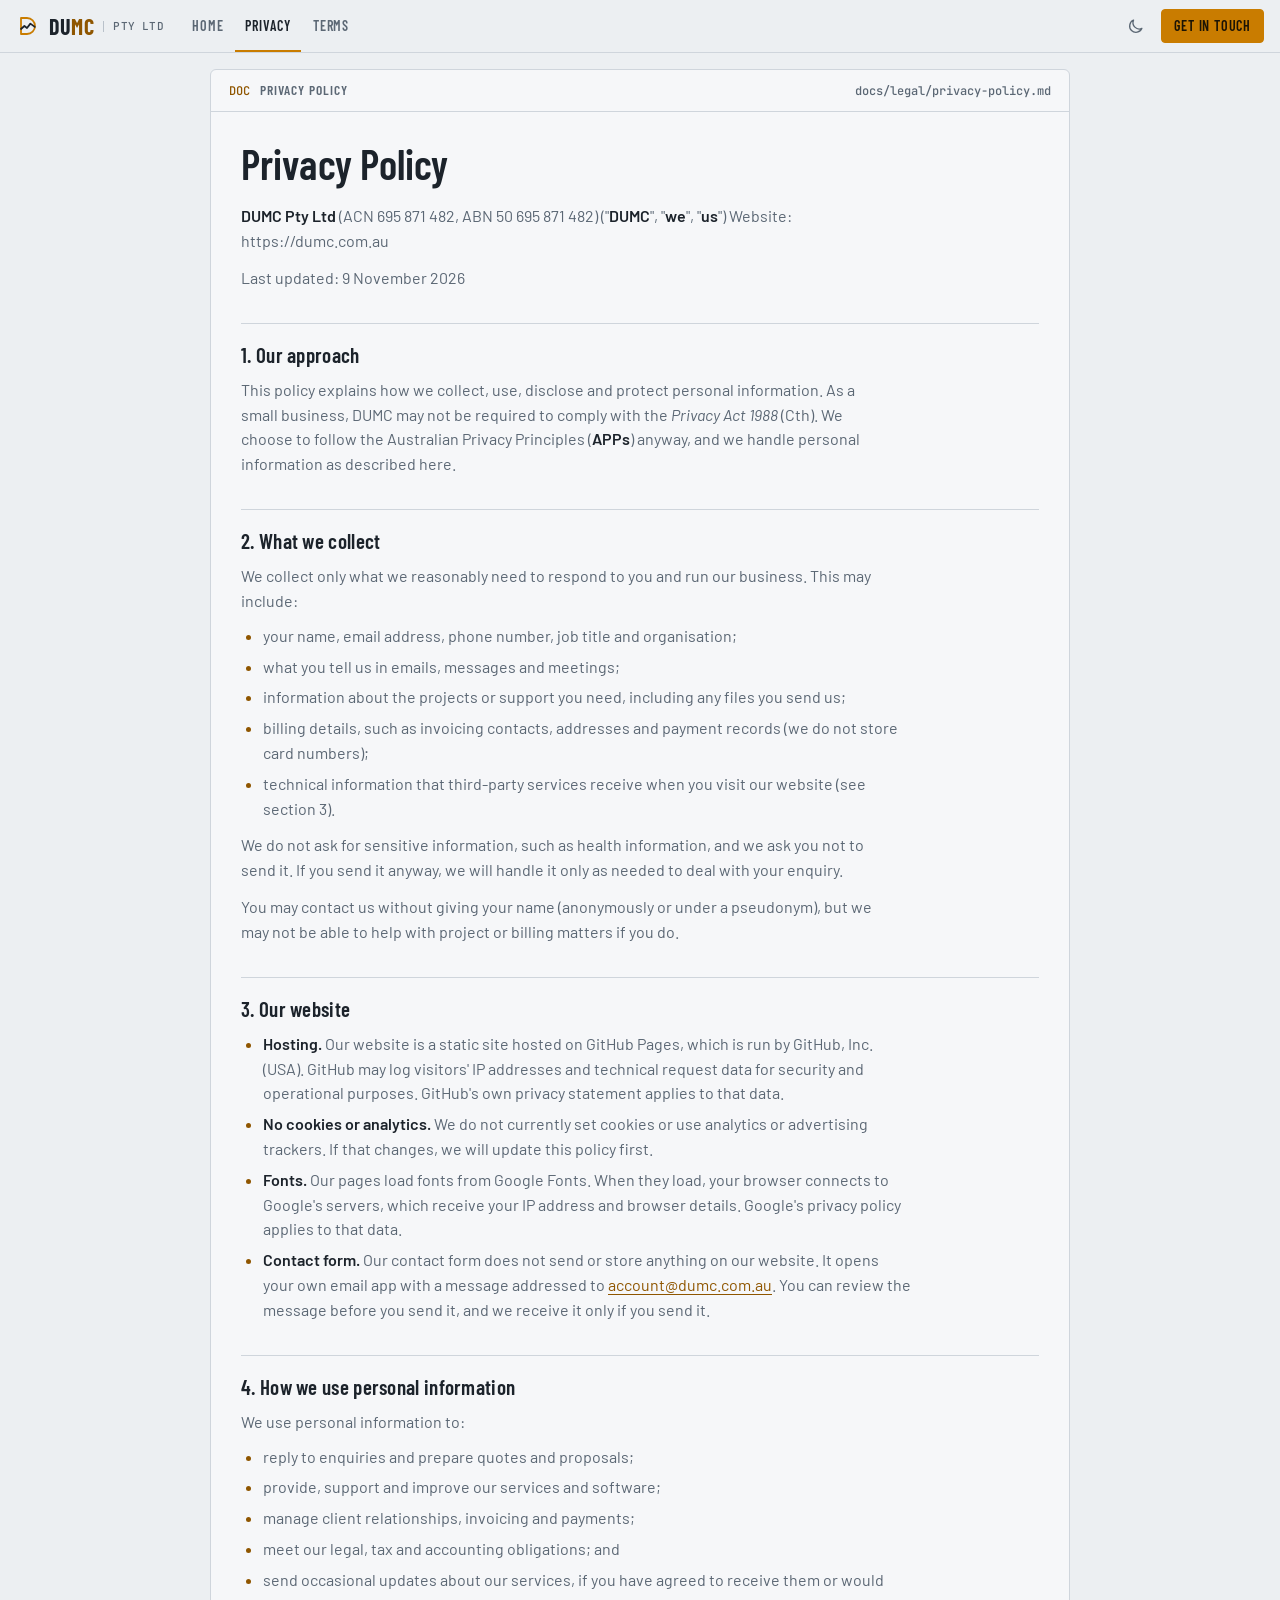
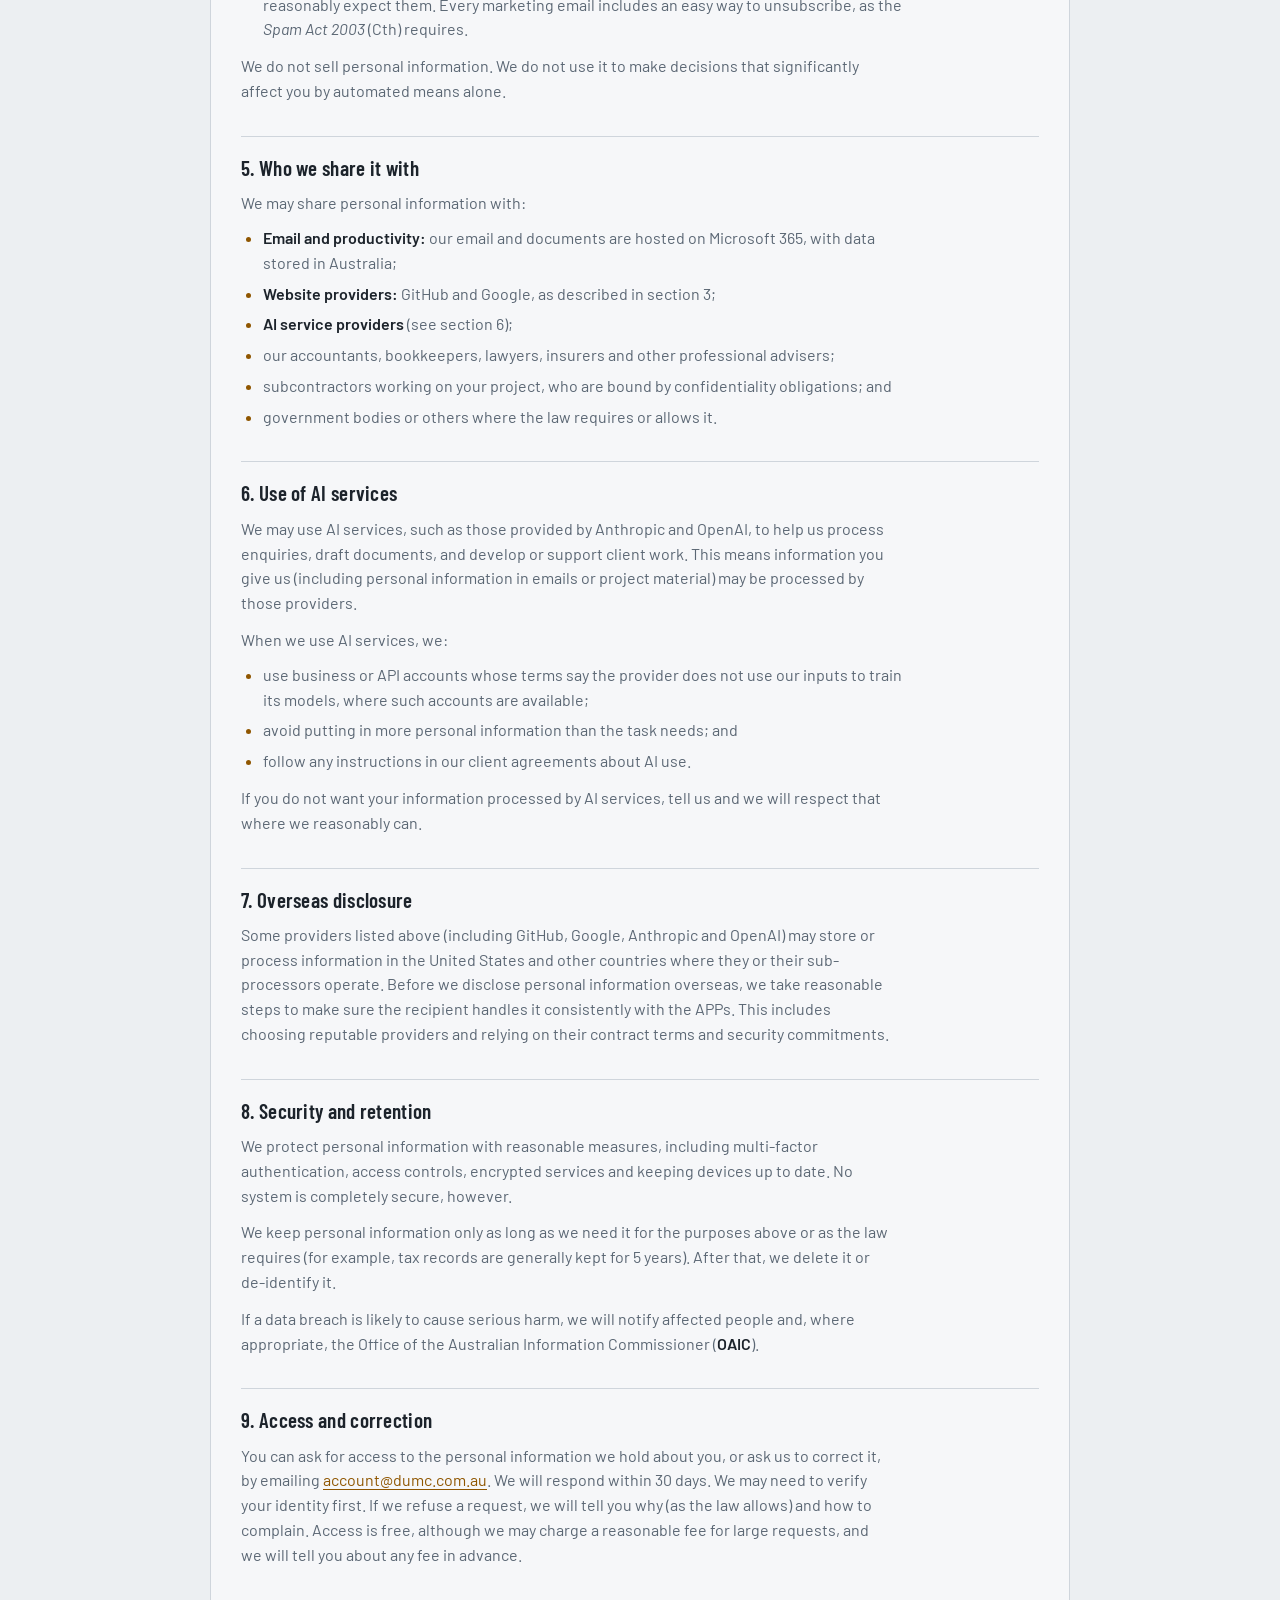
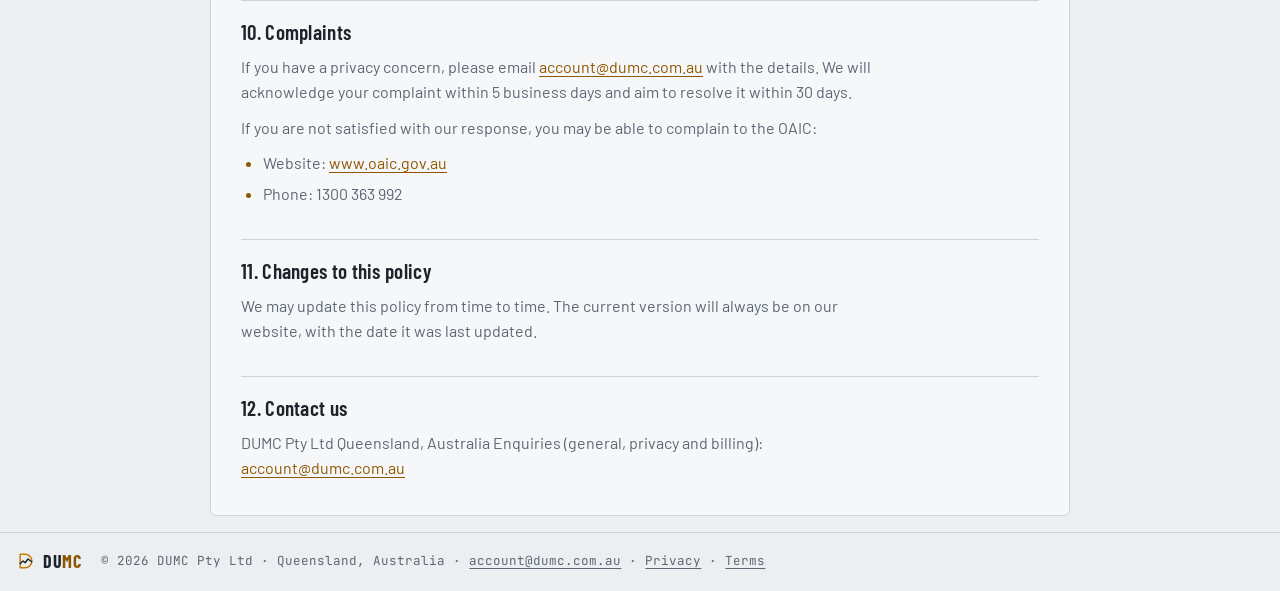
<file: privacy.html>
<!DOCTYPE html>
<html lang="en-AU">
<head>
  <meta charset="UTF-8" />
  <meta name="viewport" content="width=device-width, initial-scale=1, viewport-fit=cover" />
  <title>Privacy Policy | DUMC</title>
  <meta name="description" content="Privacy Policy for dumc.com.au, operated by DUMC Pty Ltd." />
  <link rel="canonical" href="https://dumc.com.au/privacy.html" />
  <meta name="theme-color" content="#181d23" />
  <meta name="color-scheme" content="dark light" />
  <link rel="icon" href="favicon.svg" type="image/svg+xml" />
  <link rel="preconnect" href="https://fonts.googleapis.com" />
  <link rel="preconnect" href="https://fonts.gstatic.com" crossorigin />
  <link rel="stylesheet" href="https://fonts.googleapis.com/css2?family=Barlow:wght@400;500;600;700&amp;family=Barlow+Condensed:wght@500;600;700&amp;family=JetBrains+Mono:wght@400;500&amp;display=swap" />
  <link rel="stylesheet" href="assets/site.css" />
  <script>try{var t=localStorage.getItem("dumc-theme");if(t==="light"||t==="dark")document.documentElement.setAttribute("data-theme",t)}catch(e){}</script>
  <!-- Generated by docs/legal/build.py from docs/legal/privacy-policy.md. Edit the Markdown, then re-run the script. -->
  <!-- Draft prepared with AI assistance; have an Australian lawyer review. -->
</head>
<body class="legal-page">
<svg width="0" height="0" style="position:absolute" aria-hidden="true" focusable="false">
  <symbol id="i-mark" viewBox="0 0 24 24"><path d="M5 4h6a8 8 0 0 1 0 16H5z" stroke="var(--accent)"/><path d="M5 15l3.4-3 2.6 2 3.4-4.4 4.4 3.3"/></symbol>
  <symbol id="i-sun" viewBox="0 0 24 24"><circle cx="12" cy="12" r="4"/><path d="M12 2.5v2M12 19.5v2M4.6 4.6L6 6M18 18l1.4 1.4M2.5 12h2M19.5 12h2M4.6 19.4L6 18M18 6l1.4-1.4"/></symbol>
  <symbol id="i-moon" viewBox="0 0 24 24"><path d="M20 14.5A8 8 0 0 1 9.5 4a8 8 0 1 0 10.5 10.5z"/></symbol>
</svg>
<a class="skip" href="#main">Skip to content</a>
<header class="topbar">
  <div class="wrap">
    <a class="brand" href="./" aria-label="DUMC home"><svg class="i mark" aria-hidden="true"><use href="#i-mark"/></svg><span>DU<b>MC</b></span><small>PTY LTD</small></a>
    <nav class="tabs" aria-label="Site">
      <a href="./">Home</a>
      <a href="privacy.html" class="on" aria-current="page">Privacy</a>
      <a href="terms.html">Terms</a>
    </nav>
    <div class="qa">
      <button class="ib" id="theme-btn" type="button" aria-label="Switch theme" title="Light / dark"><svg class="i" aria-hidden="true"><use href="#i-sun"/></svg></button>
      <a class="btn sm" href="./#contact">Get in touch</a>
    </div>
  </div>
</header>
<main id="main" class="wrap">
  <article class="dock legal">
    <div class="phead"><span class="idx">DOC</span><span>Privacy Policy</span><span class="meta">docs/legal/privacy-policy.md</span></div>
    <div class="prose">
<h1>Privacy Policy</h1>
<p><strong>DUMC Pty Ltd</strong> (ACN 695 871 482, ABN 50 695 871 482) ("<strong>DUMC</strong>", "<strong>we</strong>", "<strong>us</strong>")
Website: https://dumc.com.au</p>
<p>Last updated: 9 November 2026</p>
<h2>1. Our approach</h2>
<p>This policy explains how we collect, use, disclose and protect personal information. As a small business, DUMC may not be required to comply with the <em>Privacy Act 1988</em> (Cth). We choose to follow the Australian Privacy Principles (<strong>APPs</strong>) anyway, and we handle personal information as described here.</p>
<h2>2. What we collect</h2>
<p>We collect only what we reasonably need to respond to you and run our business. This may include:</p>
<ul>
<li>your name, email address, phone number, job title and organisation;</li>
<li>what you tell us in emails, messages and meetings;</li>
<li>information about the projects or support you need, including any files you send us;</li>
<li>billing details, such as invoicing contacts, addresses and payment records (we do not store card numbers);</li>
<li>technical information that third-party services receive when you visit our website (see section 3).</li>
</ul>
<p>We do not ask for sensitive information, such as health information, and we ask you not to send it. If you send it anyway, we will handle it only as needed to deal with your enquiry.</p>
<p>You may contact us without giving your name (anonymously or under a pseudonym), but we may not be able to help with project or billing matters if you do.</p>
<h2>3. Our website</h2>
<ul>
<li><strong>Hosting.</strong> Our website is a static site hosted on GitHub Pages, which is run by GitHub, Inc. (USA). GitHub may log visitors' IP addresses and technical request data for security and operational purposes. GitHub's own privacy statement applies to that data.</li>
<li><strong>No cookies or analytics.</strong> We do not currently set cookies or use analytics or advertising trackers. If that changes, we will update this policy first.</li>
<li><strong>Fonts.</strong> Our pages load fonts from Google Fonts. When they load, your browser connects to Google's servers, which receive your IP address and browser details. Google's privacy policy applies to that data.</li>
<li><strong>Contact form.</strong> Our contact form does not send or store anything on our website. It opens your own email app with a message addressed to <a href="&#109;&#97;&#105;&#108;&#116;&#111;&#58;&#97;&#99;&#99;&#111;&#117;&#110;&#116;&#64;&#100;&#117;&#109;&#99;&#46;&#99;&#111;&#109;&#46;&#97;&#117;">&#97;&#99;&#99;&#111;&#117;&#110;&#116;&#64;&#100;&#117;&#109;&#99;&#46;&#99;&#111;&#109;&#46;&#97;&#117;</a>. You can review the message before you send it, and we receive it only if you send it.</li>
</ul>
<h2>4. How we use personal information</h2>
<p>We use personal information to:</p>
<ul>
<li>reply to enquiries and prepare quotes and proposals;</li>
<li>provide, support and improve our services and software;</li>
<li>manage client relationships, invoicing and payments;</li>
<li>meet our legal, tax and accounting obligations; and</li>
<li>send occasional updates about our services, if you have agreed to receive them or would reasonably expect them. Every marketing email includes an easy way to unsubscribe, as the <em>Spam Act 2003</em> (Cth) requires.</li>
</ul>
<p>We do not sell personal information. We do not use it to make decisions that significantly affect you by automated means alone.</p>
<h2>5. Who we share it with</h2>
<p>We may share personal information with:</p>
<ul>
<li><strong>Email and productivity:</strong> our email and documents are hosted on Microsoft 365, with data stored in Australia;</li>
<li><strong>Website providers:</strong> GitHub and Google, as described in section 3;</li>
<li><strong>AI service providers</strong> (see section 6);</li>
<li>our accountants, bookkeepers, lawyers, insurers and other professional advisers;</li>
<li>subcontractors working on your project, who are bound by confidentiality obligations; and</li>
<li>government bodies or others where the law requires or allows it.</li>
</ul>
<h2>6. Use of AI services</h2>
<p>We may use AI services, such as those provided by Anthropic and OpenAI, to help us process enquiries, draft documents, and develop or support client work. This means information you give us (including personal information in emails or project material) may be processed by those providers.</p>
<p>When we use AI services, we:</p>
<ul>
<li>use business or API accounts whose terms say the provider does not use our inputs to train its models, where such accounts are available;</li>
<li>avoid putting in more personal information than the task needs; and</li>
<li>follow any instructions in our client agreements about AI use.</li>
</ul>
<p>If you do not want your information processed by AI services, tell us and we will respect that where we reasonably can.</p>
<h2>7. Overseas disclosure</h2>
<p>Some providers listed above (including GitHub, Google, Anthropic and OpenAI) may store or process information in the United States and other countries where they or their sub-processors operate. Before we disclose personal information overseas, we take reasonable steps to make sure the recipient handles it consistently with the APPs. This includes choosing reputable providers and relying on their contract terms and security commitments.</p>
<h2>8. Security and retention</h2>
<p>We protect personal information with reasonable measures, including multi-factor authentication, access controls, encrypted services and keeping devices up to date. No system is completely secure, however.</p>
<p>We keep personal information only as long as we need it for the purposes above or as the law requires (for example, tax records are generally kept for 5 years). After that, we delete it or de-identify it.</p>
<p>If a data breach is likely to cause serious harm, we will notify affected people and, where appropriate, the Office of the Australian Information Commissioner (<strong>OAIC</strong>).</p>
<h2>9. Access and correction</h2>
<p>You can ask for access to the personal information we hold about you, or ask us to correct it, by emailing <a href="&#109;&#97;&#105;&#108;&#116;&#111;&#58;&#97;&#99;&#99;&#111;&#117;&#110;&#116;&#64;&#100;&#117;&#109;&#99;&#46;&#99;&#111;&#109;&#46;&#97;&#117;">&#97;&#99;&#99;&#111;&#117;&#110;&#116;&#64;&#100;&#117;&#109;&#99;&#46;&#99;&#111;&#109;&#46;&#97;&#117;</a>. We will respond within 30 days. We may need to verify your identity first. If we refuse a request, we will tell you why (as the law allows) and how to complain. Access is free, although we may charge a reasonable fee for large requests, and we will tell you about any fee in advance.</p>
<h2>10. Complaints</h2>
<p>If you have a privacy concern, please email <a href="&#109;&#97;&#105;&#108;&#116;&#111;&#58;&#97;&#99;&#99;&#111;&#117;&#110;&#116;&#64;&#100;&#117;&#109;&#99;&#46;&#99;&#111;&#109;&#46;&#97;&#117;">&#97;&#99;&#99;&#111;&#117;&#110;&#116;&#64;&#100;&#117;&#109;&#99;&#46;&#99;&#111;&#109;&#46;&#97;&#117;</a> with the details. We will acknowledge your complaint within 5 business days and aim to resolve it within 30 days.</p>
<p>If you are not satisfied with our response, you may be able to complain to the OAIC:</p>
<ul>
<li>Website: <a href="https://www.oaic.gov.au">www.oaic.gov.au</a></li>
<li>Phone: 1300 363 992</li>
</ul>
<h2>11. Changes to this policy</h2>
<p>We may update this policy from time to time. The current version will always be on our website, with the date it was last updated.</p>
<h2>12. Contact us</h2>
<p>DUMC Pty Ltd
Queensland, Australia
Enquiries (general, privacy and billing): <a href="&#109;&#97;&#105;&#108;&#116;&#111;&#58;&#97;&#99;&#99;&#111;&#117;&#110;&#116;&#64;&#100;&#117;&#109;&#99;&#46;&#99;&#111;&#109;&#46;&#97;&#117;">&#97;&#99;&#99;&#111;&#117;&#110;&#116;&#64;&#100;&#117;&#109;&#99;&#46;&#99;&#111;&#109;&#46;&#97;&#117;</a></p>
    </div>
  </article>
</main>
<footer class="foot">
  <div class="wrap">
    <a class="brand sm" href="./" aria-label="DUMC home"><svg class="i mark" aria-hidden="true"><use href="#i-mark"/></svg><span>DU<b>MC</b></span></a>
    <p>© 2026 DUMC Pty Ltd · Queensland, Australia · <a href="mailto:account@dumc.com.au">account@dumc.com.au</a> · <a href="privacy.html">Privacy</a> · <a href="terms.html">Terms</a></p>
  </div>
</footer>
<script>
(function(){
  var r=document.documentElement,b=document.getElementById("theme-btn"),mq=matchMedia("(prefers-color-scheme: light)");
  function now(){return r.getAttribute("data-theme")||(mq.matches?"light":"dark")}
  function paint(){var t=now(),l=t==="dark"?"Switch to light theme":"Switch to dark theme";b.querySelector("use").setAttribute("href",t==="dark"?"#i-sun":"#i-moon");b.setAttribute("aria-label",l);b.title=l}
  b.addEventListener("click",function(){var t=now()==="dark"?"light":"dark";r.setAttribute("data-theme",t);try{localStorage.setItem("dumc-theme",t)}catch(e){}paint()});
  mq.addEventListener("change",paint);paint();
})();
</script>
</body>
</html>
</file>
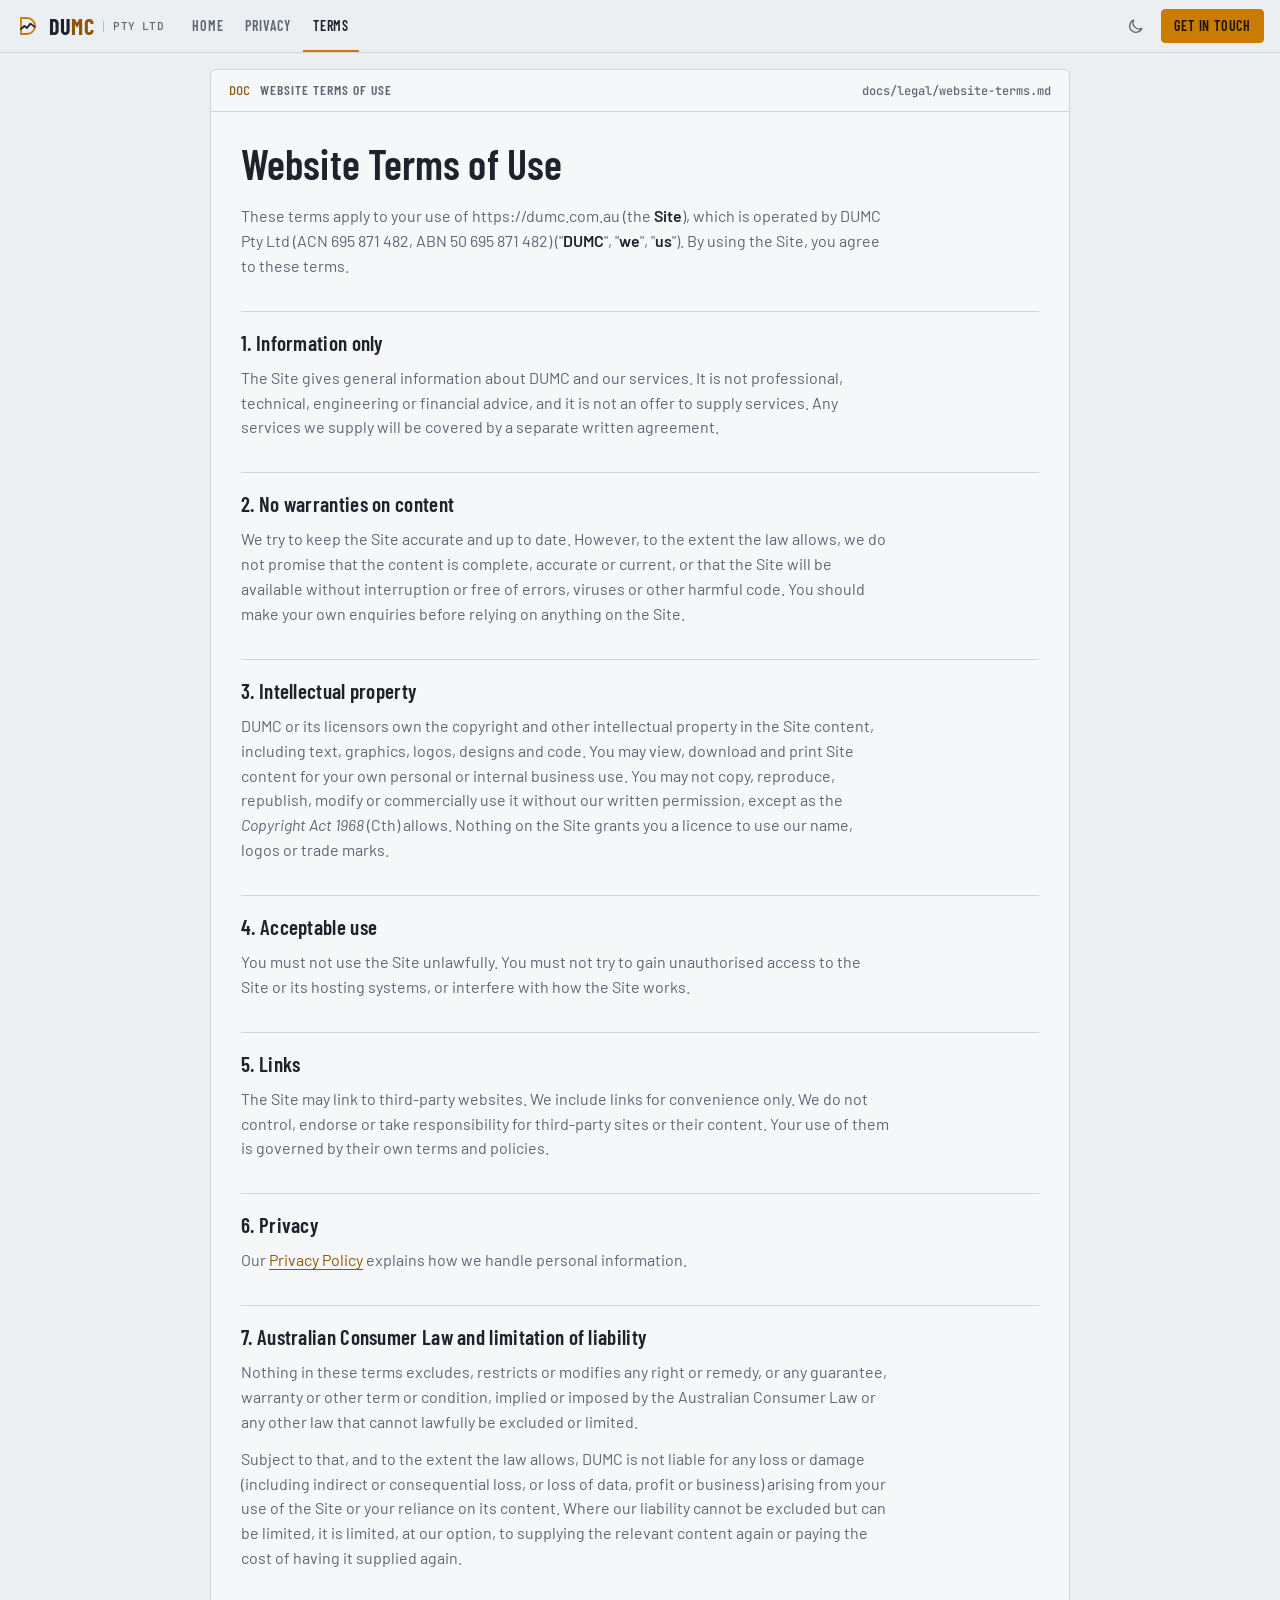
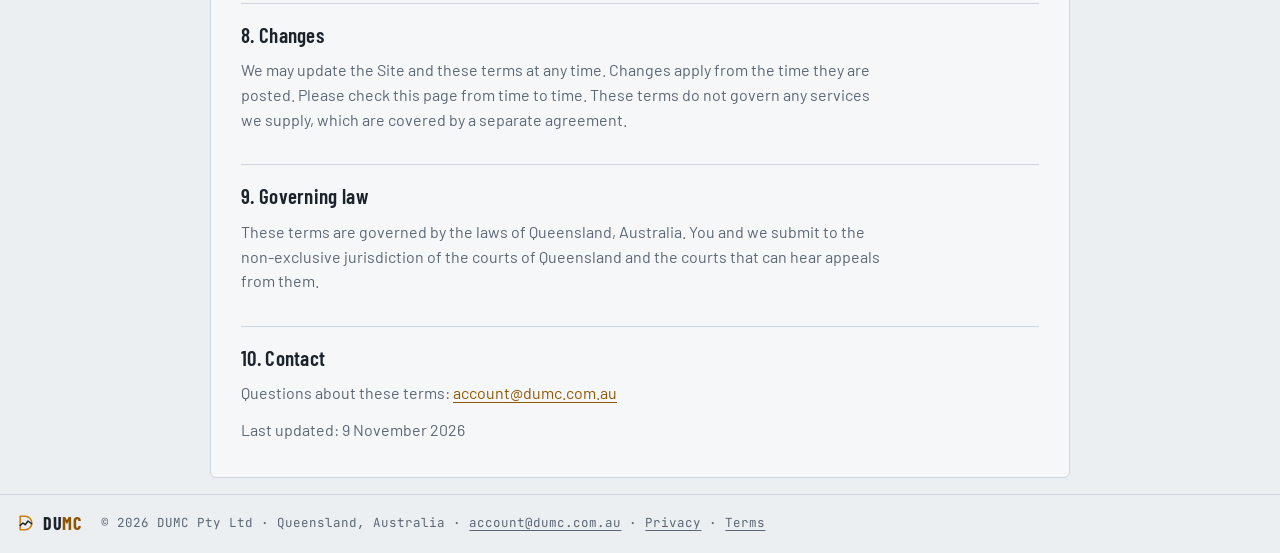
<file: terms.html>
<!DOCTYPE html>
<html lang="en-AU">
<head>
  <meta charset="UTF-8" />
  <meta name="viewport" content="width=device-width, initial-scale=1, viewport-fit=cover" />
  <title>Website Terms of Use | DUMC</title>
  <meta name="description" content="Website Terms of Use for dumc.com.au, operated by DUMC Pty Ltd." />
  <link rel="canonical" href="https://dumc.com.au/terms.html" />
  <meta name="theme-color" content="#181d23" />
  <meta name="color-scheme" content="dark light" />
  <link rel="icon" href="favicon.svg" type="image/svg+xml" />
  <link rel="preconnect" href="https://fonts.googleapis.com" />
  <link rel="preconnect" href="https://fonts.gstatic.com" crossorigin />
  <link rel="stylesheet" href="https://fonts.googleapis.com/css2?family=Barlow:wght@400;500;600;700&amp;family=Barlow+Condensed:wght@500;600;700&amp;family=JetBrains+Mono:wght@400;500&amp;display=swap" />
  <link rel="stylesheet" href="assets/site.css" />
  <script>try{var t=localStorage.getItem("dumc-theme");if(t==="light"||t==="dark")document.documentElement.setAttribute("data-theme",t)}catch(e){}</script>
  <!-- Generated by docs/legal/build.py from docs/legal/website-terms.md. Edit the Markdown, then re-run the script. -->
  <!-- Draft prepared with AI assistance; have an Australian lawyer review. -->
</head>
<body class="legal-page">
<svg width="0" height="0" style="position:absolute" aria-hidden="true" focusable="false">
  <symbol id="i-mark" viewBox="0 0 24 24"><path d="M5 4h6a8 8 0 0 1 0 16H5z" stroke="var(--accent)"/><path d="M5 15l3.4-3 2.6 2 3.4-4.4 4.4 3.3"/></symbol>
  <symbol id="i-sun" viewBox="0 0 24 24"><circle cx="12" cy="12" r="4"/><path d="M12 2.5v2M12 19.5v2M4.6 4.6L6 6M18 18l1.4 1.4M2.5 12h2M19.5 12h2M4.6 19.4L6 18M18 6l1.4-1.4"/></symbol>
  <symbol id="i-moon" viewBox="0 0 24 24"><path d="M20 14.5A8 8 0 0 1 9.5 4a8 8 0 1 0 10.5 10.5z"/></symbol>
</svg>
<a class="skip" href="#main">Skip to content</a>
<header class="topbar">
  <div class="wrap">
    <a class="brand" href="./" aria-label="DUMC home"><svg class="i mark" aria-hidden="true"><use href="#i-mark"/></svg><span>DU<b>MC</b></span><small>PTY LTD</small></a>
    <nav class="tabs" aria-label="Site">
      <a href="./">Home</a>
      <a href="privacy.html">Privacy</a>
      <a href="terms.html" class="on" aria-current="page">Terms</a>
    </nav>
    <div class="qa">
      <button class="ib" id="theme-btn" type="button" aria-label="Switch theme" title="Light / dark"><svg class="i" aria-hidden="true"><use href="#i-sun"/></svg></button>
      <a class="btn sm" href="./#contact">Get in touch</a>
    </div>
  </div>
</header>
<main id="main" class="wrap">
  <article class="dock legal">
    <div class="phead"><span class="idx">DOC</span><span>Website Terms of Use</span><span class="meta">docs/legal/website-terms.md</span></div>
    <div class="prose">
<h1>Website Terms of Use</h1>
<p>These terms apply to your use of https://dumc.com.au (the <strong>Site</strong>), which is operated by DUMC Pty Ltd (ACN 695 871 482, ABN 50 695 871 482) ("<strong>DUMC</strong>", "<strong>we</strong>", "<strong>us</strong>"). By using the Site, you agree to these terms.</p>
<h2>1. Information only</h2>
<p>The Site gives general information about DUMC and our services. It is not professional, technical, engineering or financial advice, and it is not an offer to supply services. Any services we supply will be covered by a separate written agreement.</p>
<h2>2. No warranties on content</h2>
<p>We try to keep the Site accurate and up to date. However, to the extent the law allows, we do not promise that the content is complete, accurate or current, or that the Site will be available without interruption or free of errors, viruses or other harmful code. You should make your own enquiries before relying on anything on the Site.</p>
<h2>3. Intellectual property</h2>
<p>DUMC or its licensors own the copyright and other intellectual property in the Site content, including text, graphics, logos, designs and code. You may view, download and print Site content for your own personal or internal business use. You may not copy, reproduce, republish, modify or commercially use it without our written permission, except as the <em>Copyright Act 1968</em> (Cth) allows. Nothing on the Site grants you a licence to use our name, logos or trade marks.</p>
<h2>4. Acceptable use</h2>
<p>You must not use the Site unlawfully. You must not try to gain unauthorised access to the Site or its hosting systems, or interfere with how the Site works.</p>
<h2>5. Links</h2>
<p>The Site may link to third-party websites. We include links for convenience only. We do not control, endorse or take responsibility for third-party sites or their content. Your use of them is governed by their own terms and policies.</p>
<h2>6. Privacy</h2>
<p>Our <a href="privacy.html">Privacy Policy</a> explains how we handle personal information.</p>
<h2>7. Australian Consumer Law and limitation of liability</h2>
<p>Nothing in these terms excludes, restricts or modifies any right or remedy, or any guarantee, warranty or other term or condition, implied or imposed by the Australian Consumer Law or any other law that cannot lawfully be excluded or limited.</p>
<p>Subject to that, and to the extent the law allows, DUMC is not liable for any loss or damage (including indirect or consequential loss, or loss of data, profit or business) arising from your use of the Site or your reliance on its content. Where our liability cannot be excluded but can be limited, it is limited, at our option, to supplying the relevant content again or paying the cost of having it supplied again.</p>
<h2>8. Changes</h2>
<p>We may update the Site and these terms at any time. Changes apply from the time they are posted. Please check this page from time to time. These terms do not govern any services we supply, which are covered by a separate agreement.</p>
<h2>9. Governing law</h2>
<p>These terms are governed by the laws of Queensland, Australia. You and we submit to the non-exclusive jurisdiction of the courts of Queensland and the courts that can hear appeals from them.</p>
<h2>10. Contact</h2>
<p>Questions about these terms: <a href="&#109;&#97;&#105;&#108;&#116;&#111;&#58;&#97;&#99;&#99;&#111;&#117;&#110;&#116;&#64;&#100;&#117;&#109;&#99;&#46;&#99;&#111;&#109;&#46;&#97;&#117;">&#97;&#99;&#99;&#111;&#117;&#110;&#116;&#64;&#100;&#117;&#109;&#99;&#46;&#99;&#111;&#109;&#46;&#97;&#117;</a></p>
<p>Last updated: 9 November 2026</p>
    </div>
  </article>
</main>
<footer class="foot">
  <div class="wrap">
    <a class="brand sm" href="./" aria-label="DUMC home"><svg class="i mark" aria-hidden="true"><use href="#i-mark"/></svg><span>DU<b>MC</b></span></a>
    <p>© 2026 DUMC Pty Ltd · Queensland, Australia · <a href="mailto:account@dumc.com.au">account@dumc.com.au</a> · <a href="privacy.html">Privacy</a> · <a href="terms.html">Terms</a></p>
  </div>
</footer>
<script>
(function(){
  var r=document.documentElement,b=document.getElementById("theme-btn"),mq=matchMedia("(prefers-color-scheme: light)");
  function now(){return r.getAttribute("data-theme")||(mq.matches?"light":"dark")}
  function paint(){var t=now(),l=t==="dark"?"Switch to light theme":"Switch to dark theme";b.querySelector("use").setAttribute("href",t==="dark"?"#i-sun":"#i-moon");b.setAttribute("aria-label",l);b.title=l}
  b.addEventListener("click",function(){var t=now()==="dark"?"light":"dark";r.setAttribute("data-theme",t);try{localStorage.setItem("dumc-theme",t)}catch(e){}paint()});
  mq.addEventListener("change",paint);paint();
})();
</script>
</body>
</html>
</file>
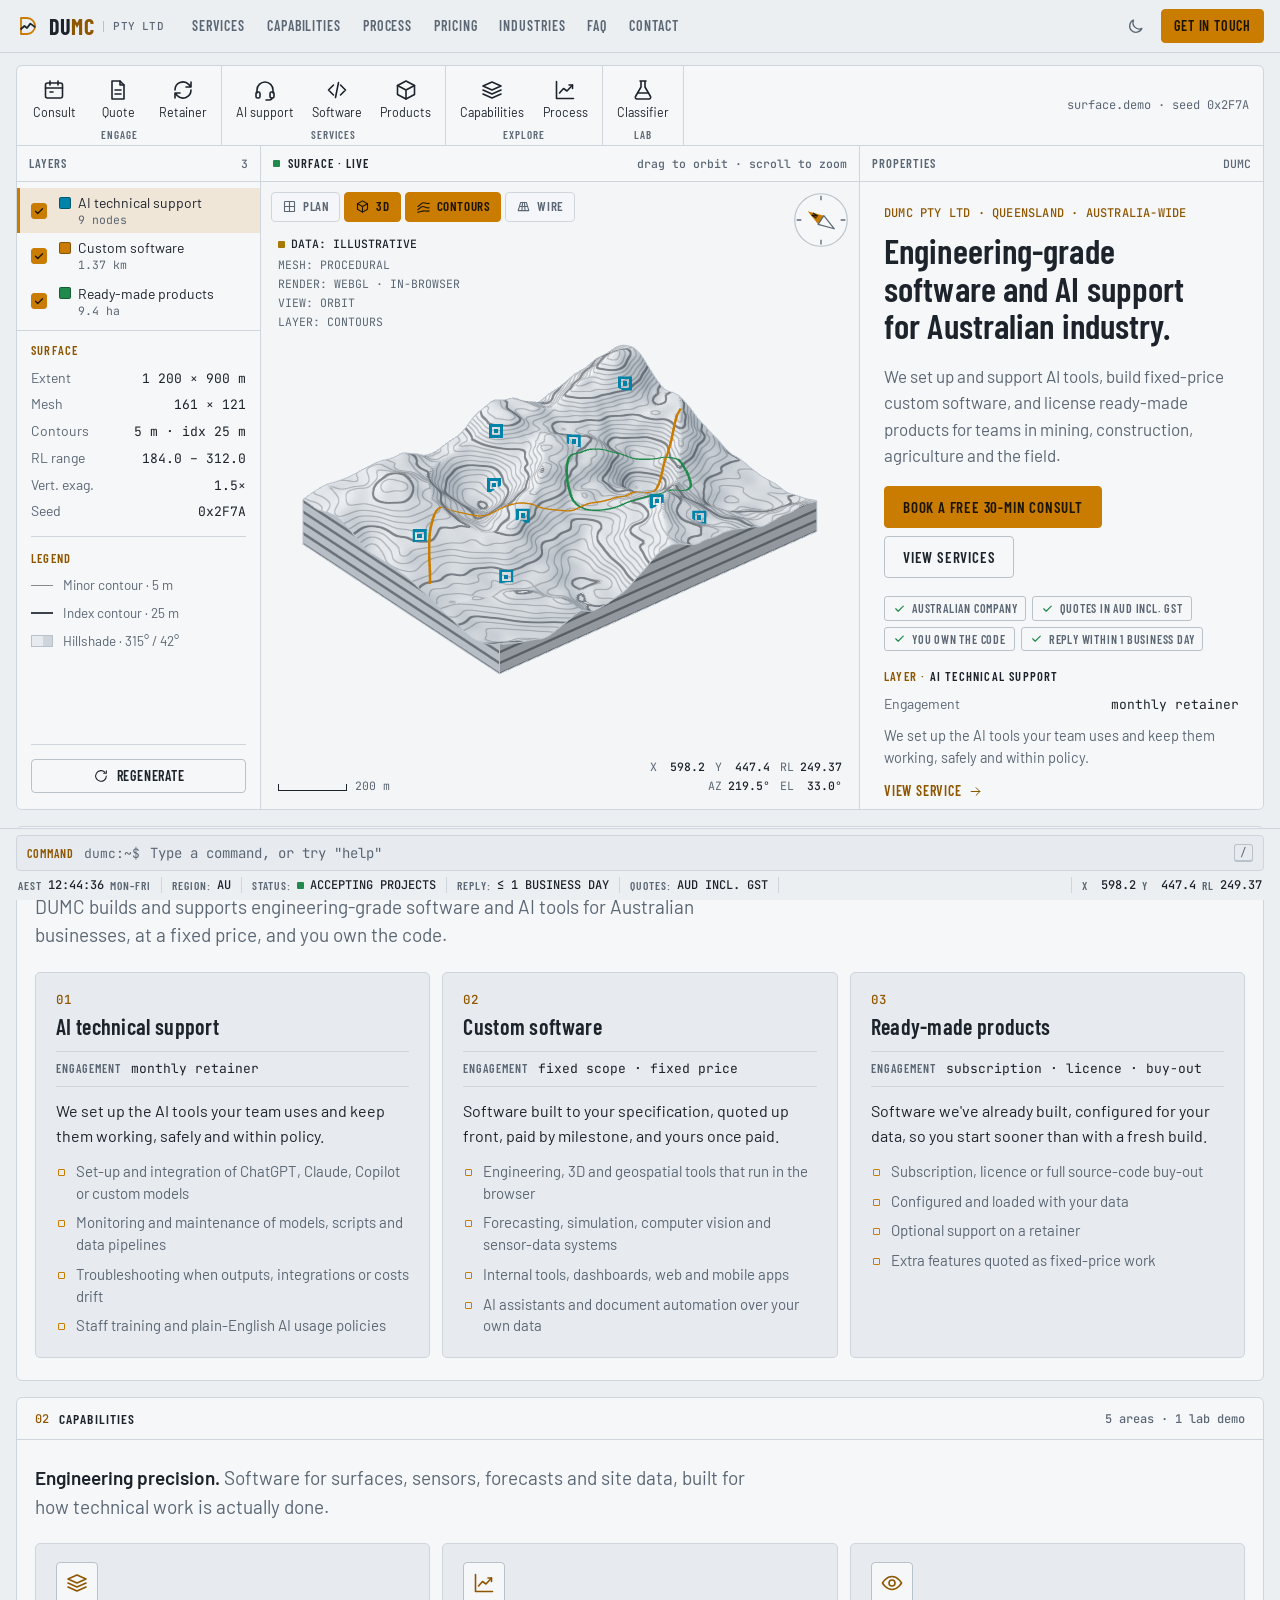
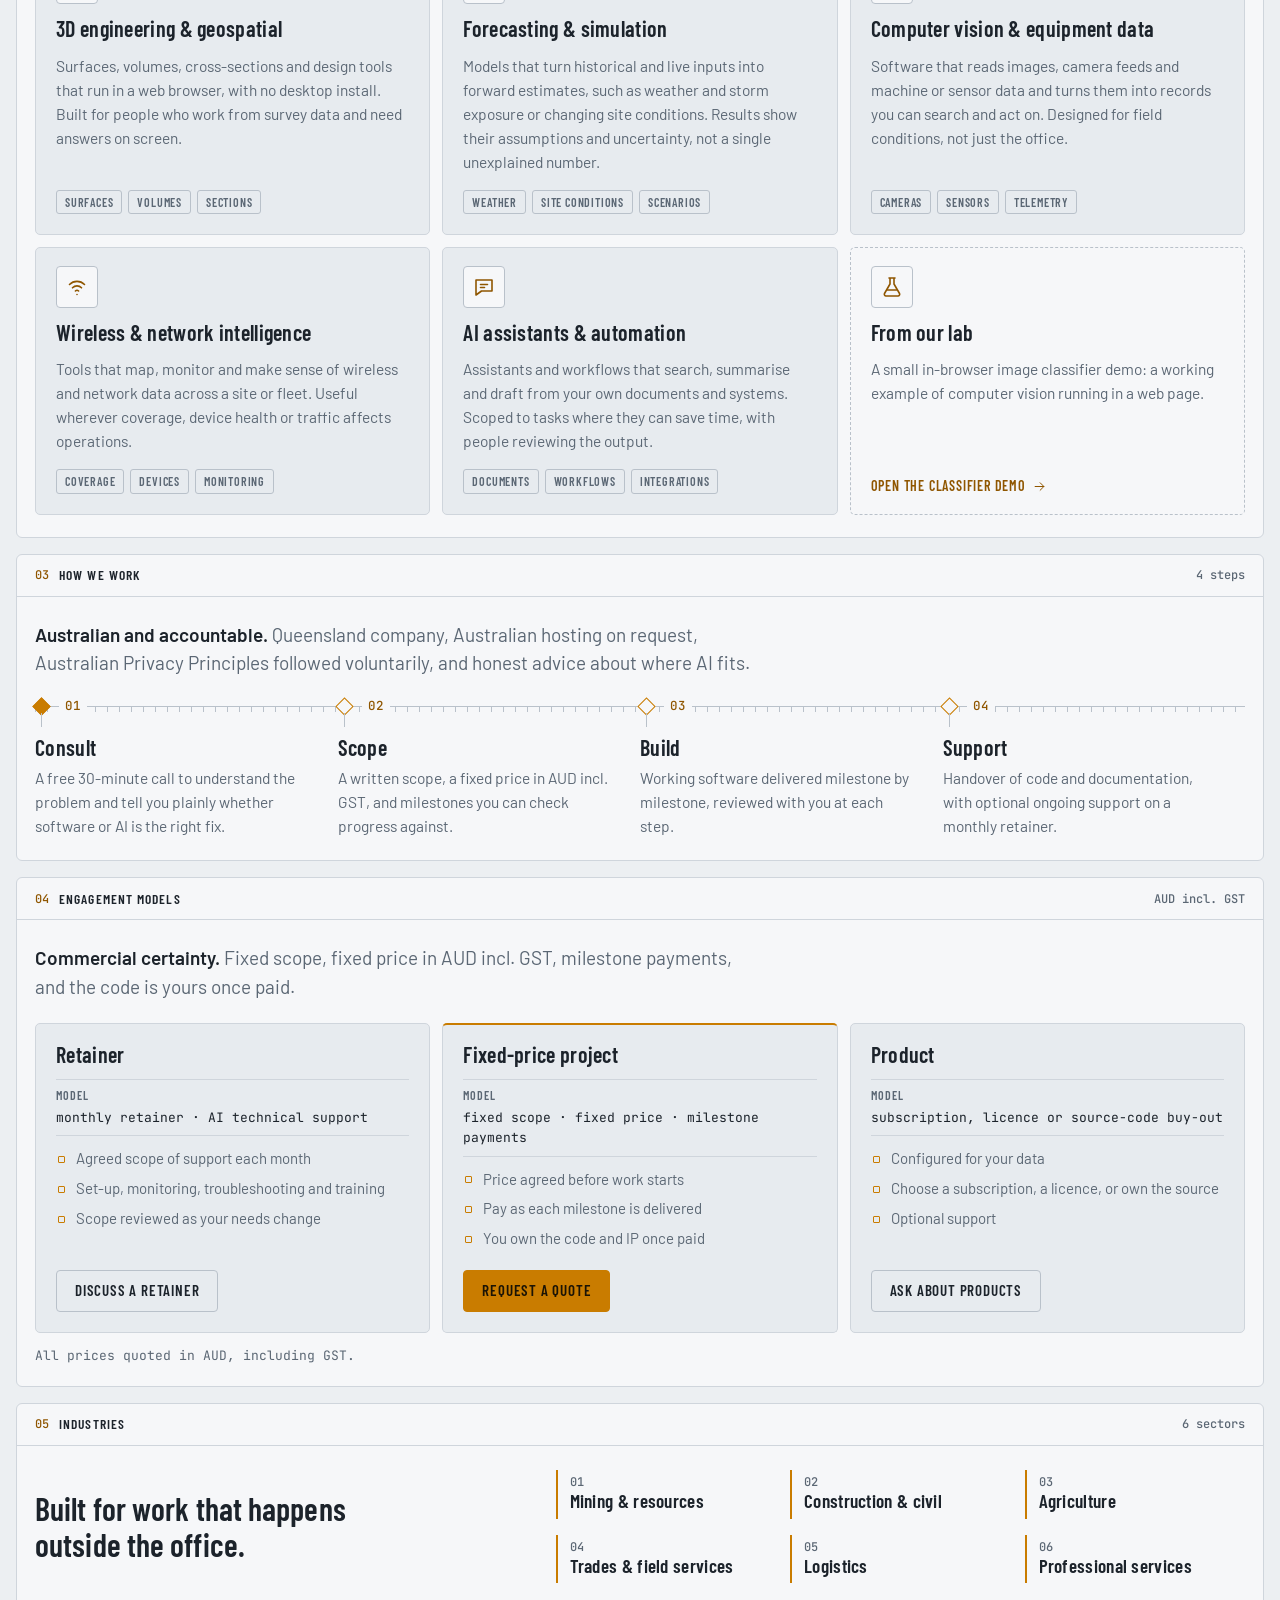
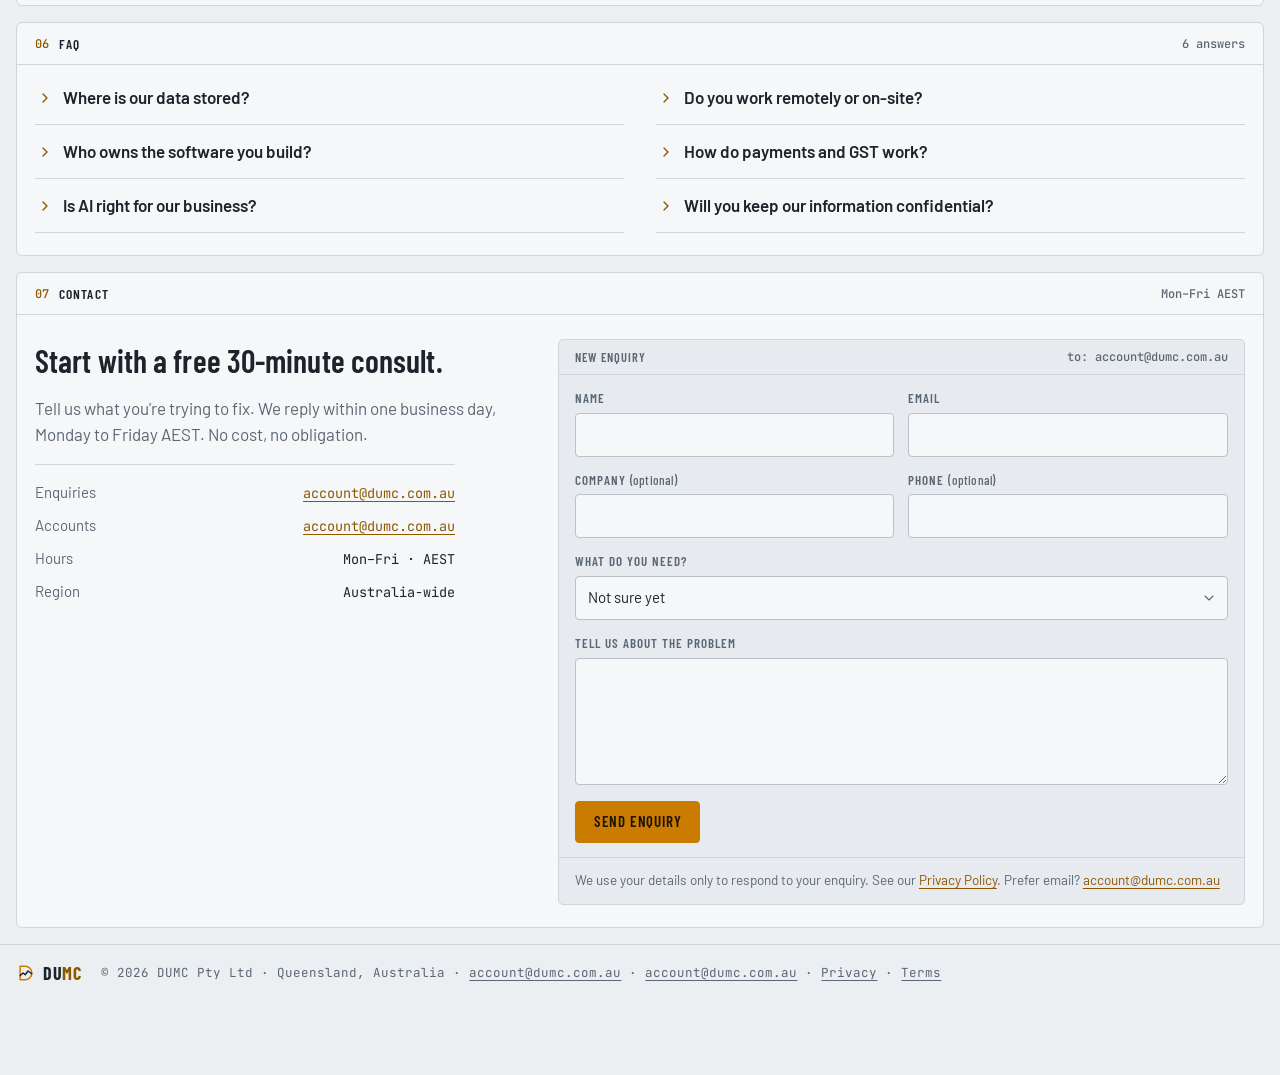
<file: workstation.html>
<!DOCTYPE html>
<html lang="en-AU">
<head>
  <meta charset="UTF-8" />
  <meta name="viewport" content="width=device-width, initial-scale=1, viewport-fit=cover" />
  <title>DUMC | AI Support &amp; Custom Software, Australia</title>
  <meta name="description" content="Queensland-based AI technical support and fixed-price custom software for Australian businesses. Engineering, 3D, forecasting, automation. Free consult." />
  <link rel="canonical" href="https://dumc.com.au/workstation.html" />
  <meta property="og:title" content="DUMC: Engineering-grade software and AI support" />
  <meta property="og:description" content="AI technical support, fixed-price custom software and ready-made products. Australian company, quotes in AUD incl. GST, you own the code." />
  <meta property="og:type" content="website" />
  <meta property="og:url" content="https://dumc.com.au/" />
  <meta property="og:site_name" content="DUMC" />
  <meta property="og:locale" content="en_AU" />
  <meta name="twitter:card" content="summary" />
  <meta name="theme-color" content="#181d23" />
  <meta name="color-scheme" content="dark light" />
  <link rel="icon" href="favicon.svg" type="image/svg+xml" />
  <link rel="preconnect" href="https://fonts.googleapis.com" />
  <link rel="preconnect" href="https://fonts.gstatic.com" crossorigin />
  <link rel="stylesheet" href="https://fonts.googleapis.com/css2?family=Barlow:wght@400;500;600;700&amp;family=Barlow+Condensed:wght@500;600;700&amp;family=JetBrains+Mono:wght@400;500&amp;display=swap" />
  <link rel="stylesheet" href="assets/site.css" />
  <script>try{var t=localStorage.getItem("dumc-theme");if(t==="light"||t==="dark")document.documentElement.setAttribute("data-theme",t)}catch(e){}</script>

  <script type="application/ld+json">
  {
    "@context": "https://schema.org",
    "@type": "ProfessionalService",
    "name": "DUMC",
    "legalName": "DUMC Pty Ltd",
    "url": "https://dumc.com.au/",
    "description": "DUMC builds and supports engineering-grade software and AI tools for Australian businesses, at a fixed price, and you own the code.",
    "email": "account@dumc.com.au",
    "address": { "@type": "PostalAddress", "addressRegion": "QLD", "addressCountry": "AU" },
    "areaServed": { "@type": "Country", "name": "Australia" },
    "currenciesAccepted": "AUD",
    "knowsAbout": ["AI technical support", "Custom software", "3D engineering and geospatial software", "Forecasting and simulation", "Computer vision", "Wireless and network intelligence", "AI assistants and document automation"]
  }
  </script>
</head>
<body>
<!-- Company identifiers: add once confirmed. ACN xxx xxx xxx · ABN xx xxx xxx xxx -->
<svg width="0" height="0" style="position:absolute" aria-hidden="true" focusable="false">
  <symbol id="i-mark" viewBox="0 0 24 24"><path d="M5 4h6a8 8 0 0 1 0 16H5z" stroke="var(--accent)"/><path d="M5 15l3.4-3 2.6 2 3.4-4.4 4.4 3.3"/></symbol>
  <symbol id="i-sun" viewBox="0 0 24 24"><circle cx="12" cy="12" r="4"/><path d="M12 2.5v2M12 19.5v2M4.6 4.6L6 6M18 18l1.4 1.4M2.5 12h2M19.5 12h2M4.6 19.4L6 18M18 6l1.4-1.4"/></symbol>
  <symbol id="i-moon" viewBox="0 0 24 24"><path d="M20 14.5A8 8 0 0 1 9.5 4a8 8 0 1 0 10.5 10.5z"/></symbol>
  <symbol id="i-check" viewBox="0 0 24 24"><path d="M5 12.5l4.5 4.5L19 7.5"/></symbol>
  <symbol id="i-cal" viewBox="0 0 24 24"><rect x="3.5" y="5" width="17" height="15" rx="2"/><path d="M3.5 10h17M8 3v4M16 3v4M8 14h3"/></symbol>
  <symbol id="i-doc" viewBox="0 0 24 24"><path d="M6 3h8l4 4v14H6z"/><path d="M14 3v4h4M9 12h6M9 16h6"/></symbol>
  <symbol id="i-loop" viewBox="0 0 24 24"><path d="M4 12a8 8 0 0 1 13.7-5.6L20 9M20 4v5h-5M20 12a8 8 0 0 1-13.7 5.6L4 15M4 20v-5h5"/></symbol>
  <symbol id="i-head" viewBox="0 0 24 24"><path d="M4 15v-3a8 8 0 0 1 16 0v3"/><rect x="3" y="14" width="4" height="6" rx="1.5"/><rect x="17" y="14" width="4" height="6" rx="1.5"/><path d="M19 20c0 1.2-1.3 2-3 2h-3"/></symbol>
  <symbol id="i-code" viewBox="0 0 24 24"><path d="M8.5 7L3.5 12l5 5M15.5 7l5 5-5 5M13.5 4.5l-3 15"/></symbol>
  <symbol id="i-box" viewBox="0 0 24 24"><path d="M3.5 7.5L12 3l8.5 4.5v9L12 21l-8.5-4.5z"/><path d="M3.5 7.5L12 12l8.5-4.5M12 12v9"/></symbol>
  <symbol id="i-flask" viewBox="0 0 24 24"><path d="M9 3h6M10 3v6l-5.5 9.5A1.7 1.7 0 0 0 6 21h12a1.7 1.7 0 0 0 1.5-2.5L14 9V3"/><path d="M7.5 15h9"/></symbol>
  <symbol id="i-plan" viewBox="0 0 24 24"><rect x="4" y="4" width="16" height="16" rx="1"/><path d="M4 12h16M12 4v16"/></symbol>
  <symbol id="i-cube" viewBox="0 0 24 24"><path d="M12 3l8 4.5v9L12 21l-8-4.5v-9z"/><path d="M4 7.5l8 4.5 8-4.5M12 12v9"/></symbol>
  <symbol id="i-cont" viewBox="0 0 24 24"><path d="M3 17c3-1 4-5 8-5s5 3 10 2M3 12c3-1 5-6 9-6s5 2 9 1M3 21c4 0 6-2 9-2s5 1 9 0"/></symbol>
  <symbol id="i-wire" viewBox="0 0 24 24"><path d="M3.5 18.5L7.5 5.5h9l4 13zM5.5 12h13M10.5 5.5l-1 13M13.5 5.5l1 13"/></symbol>
  <symbol id="i-layers" viewBox="0 0 24 24"><path d="M12 4l9 4-9 4-9-4zM3 12l9 4 9-4M3 16l9 4 9-4"/></symbol>
  <symbol id="i-chart" viewBox="0 0 24 24"><path d="M3.5 3.5v17h17"/><path d="M6.5 15l4-4.5 3.5 2.5 5.5-6"/><path d="M16 7h3.5v3.5"/></symbol>
  <symbol id="i-eye" viewBox="0 0 24 24"><path d="M2.5 12S6 5.5 12 5.5 21.5 12 21.5 12 18 18.5 12 18.5 2.5 12 2.5 12z"/><circle cx="12" cy="12" r="3"/></symbol>
  <symbol id="i-wifi" viewBox="0 0 24 24"><path d="M4.5 9.5a10.5 10.5 0 0 1 15 0M7.5 12.8a6.3 6.3 0 0 1 9 0M10.4 16a2.3 2.3 0 0 1 3.2 0M12 19.5h.01"/></symbol>
  <symbol id="i-chat" viewBox="0 0 24 24"><path d="M4 5h16v11H9.5L4 20z"/><path d="M8.5 9.5h7M8.5 12.5h4"/></symbol>
  <symbol id="i-chev" viewBox="0 0 24 24"><path d="M9 6l6 6-6 6"/></symbol>
  <symbol id="i-down" viewBox="0 0 24 24"><path d="M6 9l6 6 6-6"/></symbol>
  <symbol id="i-arrow" viewBox="0 0 24 24"><path d="M5 12h14M13 6l6 6-6 6"/></symbol>
  <symbol id="i-x" viewBox="0 0 24 24"><path d="M6 6l12 12M18 6L6 18"/></symbol>
  <symbol id="i-seed" viewBox="0 0 24 24"><path d="M20 12a8 8 0 1 1-2.3-5.7M20 4v4h-4"/></symbol>
</svg>

<a class="skip" href="#main">Skip to content</a>

<header class="topbar" id="top">
  <div class="wrap">
    <a class="brand" href="#top" aria-label="DUMC, back to top"><svg class="i mark" aria-hidden="true"><use href="#i-mark"/></svg><span>DU<b>MC</b></span><small>PTY LTD</small></a>
    <nav class="tabs" aria-label="Sections">
      <a href="#services">Services</a>
      <a href="#capabilities">Capabilities</a>
      <a href="#process">Process</a>
      <a href="#pricing">Pricing</a>
      <a href="#industries">Industries</a>
      <a href="#faq">FAQ</a>
      <a href="#contact">Contact</a>
    </nav>
    <div class="qa">
      <button class="ib" id="theme-btn" type="button" aria-label="Switch theme" title="Light / dark"><svg class="i" aria-hidden="true"><use href="#i-sun"/></svg></button>
      <a class="btn sm" href="#contact" data-interest="Not sure yet">Get in touch</a>
    </div>
  </div>
</header>

<main id="main">
  <!-- HERO: application window -->
  <section class="hero wrap" aria-labelledby="hero-title">
    <div class="win">
      <div class="ribbon" role="navigation" aria-label="Quick actions">
        <div class="rgroup">
          <div class="rbtns">
            <a class="rb" href="#contact" data-interest="Not sure yet"><svg class="i" aria-hidden="true"><use href="#i-cal"/></svg><span>Consult</span></a>
            <a class="rb" href="#contact" data-interest="Custom software"><svg class="i" aria-hidden="true"><use href="#i-doc"/></svg><span>Quote</span></a>
            <a class="rb" href="#pricing"><svg class="i" aria-hidden="true"><use href="#i-loop"/></svg><span>Retainer</span></a>
          </div>
          <div class="rlabel">Engage</div>
        </div>
        <div class="rgroup">
          <div class="rbtns">
            <a class="rb" href="#svc-ai"><svg class="i" aria-hidden="true"><use href="#i-head"/></svg><span>AI support</span></a>
            <a class="rb" href="#svc-sw"><svg class="i" aria-hidden="true"><use href="#i-code"/></svg><span>Software</span></a>
            <a class="rb" href="#svc-pr"><svg class="i" aria-hidden="true"><use href="#i-box"/></svg><span>Products</span></a>
          </div>
          <div class="rlabel">Services</div>
        </div>
        <div class="rgroup">
          <div class="rbtns">
            <a class="rb" href="#capabilities"><svg class="i" aria-hidden="true"><use href="#i-layers"/></svg><span>Capabilities</span></a>
            <a class="rb" href="#process"><svg class="i" aria-hidden="true"><use href="#i-chart"/></svg><span>Process</span></a>
          </div>
          <div class="rlabel">Explore</div>
        </div>
        <div class="rgroup">
          <div class="rbtns">
            <a class="rb" href="tomato/"><svg class="i" aria-hidden="true"><use href="#i-flask"/></svg><span>Classifier</span></a>
          </div>
          <div class="rlabel">Lab</div>
        </div>
        <div class="rnote" aria-hidden="true">surface.demo · <span data-seed>seed —</span></div>
      </div>

      <div class="work">
        <section class="side left" aria-label="Layers">
          <div class="phead">Layers<span class="sp"></span><span class="pmeta">3</span></div>
          <div class="pbody">
            <ul class="layers" id="layers">
              <li class="lyr active" data-l="0"><button class="tick" type="button" aria-pressed="true" aria-label="Show layer: AI technical support"><span><svg class="i" aria-hidden="true"><use href="#i-check"/></svg></span></button><i class="sw" style="--c:var(--sel)"></i><button class="nm" type="button" title="AI technical support" aria-current="true">AI technical support</button><span class="ct" data-ct>—</span></li>
              <li class="lyr" data-l="1"><button class="tick" type="button" aria-pressed="true" aria-label="Show layer: Custom software"><span><svg class="i" aria-hidden="true"><use href="#i-check"/></svg></span></button><i class="sw" style="--c:var(--accent)"></i><button class="nm" type="button" title="Custom software">Custom software</button><span class="ct" data-ct>—</span></li>
              <li class="lyr" data-l="2"><button class="tick" type="button" aria-pressed="true" aria-label="Show layer: Ready-made products"><span><svg class="i" aria-hidden="true"><use href="#i-check"/></svg></span></button><i class="sw" style="--c:var(--ok)"></i><button class="nm" type="button" title="Ready-made products">Ready-made products</button><span class="ct" data-ct>—</span></li>
            </ul>
            <div class="props">
              <div class="sec surf">
                <h4>Surface</h4>
                <dl class="kv" id="surf-kv">
                  <dt>Extent</dt><dd>1 200 × 900 m</dd>
                  <dt>Mesh</dt><dd>161 × 121</dd>
                  <dt>Contours</dt><dd>5 m · idx 25 m</dd>
                  <dt>RL range</dt><dd data-k="rl">—</dd>
                  <dt>Vert. exag.</dt><dd>1.5×</dd>
                  <dt>Seed</dt><dd data-k="seed">—</dd>
                </dl>
              </div>
              <div class="sec legend">
                <h4>Legend</h4>
                <ul class="lgd">
                  <li><i class="ln"></i>Minor contour · 5 m</li>
                  <li><i class="ln b"></i>Index contour · 25 m</li>
                  <li><i class="hs"></i>Hillshade · 315° / 42°</li>
                </ul>
              </div>
              <div class="sec regen">
                <button class="btn ghost sm full" type="button" id="reseed"><svg class="i" aria-hidden="true"><use href="#i-seed"/></svg>Regenerate</button>
              </div>
            </div>
          </div>
        </section>

        <section class="vpcol" aria-label="Viewport">
          <div class="phead"><i class="live" aria-hidden="true"></i>SURFACE · LIVE<span class="sp"></span><span class="hint">drag to orbit · scroll to zoom</span></div>
          <div class="vp" id="vp">
            <canvas id="gl" aria-hidden="true"></canvas>
            <p class="vh" id="vp-desc">Illustrative, slowly rotating 3D view of a synthetic terrain surface generated in the browser from seeded noise, drawn with hillshading and contour lines. It does not show a real site.</p>
            <div class="vpbar" role="toolbar" aria-label="Viewport display">
              <button class="vpb" type="button" data-v="plan" aria-pressed="false"><svg class="i" aria-hidden="true"><use href="#i-plan"/></svg>Plan</button>
              <button class="vpb on" type="button" data-v="iso" aria-pressed="true"><svg class="i" aria-hidden="true"><use href="#i-cube"/></svg>3D</button>
              <button class="vpb on" type="button" data-v="contours" aria-pressed="true"><svg class="i" aria-hidden="true"><use href="#i-cont"/></svg>Contours</button>
              <button class="vpb" type="button" data-v="wire" aria-pressed="false"><svg class="i" aria-hidden="true"><use href="#i-wire"/></svg>Wire</button>
            </div>
            <div class="readout" aria-hidden="true">
              <span class="tagw">DATA: ILLUSTRATIVE</span>
              <span>MESH: PROCEDURAL</span>
              <span>RENDER: WEBGL · IN-BROWSER</span>
              <span id="ro-view">VIEW: ORBIT</span>
              <span id="ro-layer">LAYER: CONTOURS</span>
            </div>
            <button class="compass" id="compass" type="button" aria-label="Reset view" title="Reset view">
              <svg viewBox="0 0 64 64" aria-hidden="true"><circle cx="32" cy="32" r="28" class="cring"/><path d="M32 6v5M32 53v5M6 32h5M53 32h5" class="ctick"/><g id="needle"><path d="M32 15l5.5 17h-11z" class="cn"/><path d="M26.5 32h11L32 49z" class="cs"/><text x="32" y="27" text-anchor="middle" class="ct">N</text></g></svg>
            </button>
            <div class="scale" aria-hidden="true"><i id="sc-bar"></i><span id="sc-lbl">— m</span></div>
            <div class="hud" id="hud" aria-hidden="true"><span><em>X</em><b data-h="x">—</b><em>Y</em><b data-h="y">—</b><em>RL</em><b data-h="z">—</b></span><span class="hud2"><em>AZ</em><b data-h="az">—</b><em>EL</em><b data-h="el">—</b></span></div>
            <div class="pill" id="pill" aria-hidden="true"></div>
            <p class="nogl" id="nogl" hidden>This viewport needs WebGL, which isn't available in this browser.</p>
          </div>
        </section>

        <section class="side right" aria-label="Properties">
          <div class="phead">Properties<span class="sp"></span><span class="pmeta">DUMC</span></div>
          <div class="pbody">
            <div class="props hero-props">
              <div>
                <p class="eyebrow">DUMC PTY LTD · QUEENSLAND · AUSTRALIA-WIDE</p>
                <h1 id="hero-title">Engineering-grade software and AI support for Australian industry.</h1>
              </div>
              <p class="sub">We set up and support AI tools, build fixed-price custom software, and license ready-made products for teams in mining, construction, agriculture and the field.</p>
              <div class="ctas">
                <a class="btn" href="#contact" data-interest="Not sure yet">Book a free 30-min consult</a>
                <a class="btn ghost" href="#services">View services</a>
              </div>
              <ul class="chips" aria-label="Why DUMC">
                <li class="chip"><svg class="i" aria-hidden="true"><use href="#i-check"/></svg>Australian company</li>
                <li class="chip"><svg class="i" aria-hidden="true"><use href="#i-check"/></svg>Quotes in AUD incl. GST</li>
                <li class="chip"><svg class="i" aria-hidden="true"><use href="#i-check"/></svg>You own the code</li>
                <li class="chip"><svg class="i" aria-hidden="true"><use href="#i-check"/></svg>Reply within 1 business day</li>
              </ul>
              <div class="sec" aria-live="polite">
                <h4>Layer · <span id="sel-name">AI technical support</span></h4>
                <dl class="kv"><dt>Engagement</dt><dd id="sel-eng">monthly retainer</dd></dl>
                <p class="seldesc" id="sel-desc">We set up the AI tools your team uses and keep them working, safely and within policy.</p>
                <a class="more" id="sel-link" href="#svc-ai">View service<svg class="i" aria-hidden="true"><use href="#i-arrow"/></svg></a>
              </div>
            </div>
          </div>
        </section>
      </div>
    </div>
  </section>

  <!-- SERVICES -->
  <section class="wrap" id="services" aria-labelledby="h-services">
    <div class="dock">
      <div class="phead"><span class="idx">01</span><h2 id="h-services">Services</h2><span class="meta">3 ways to engage</span></div>
      <div class="dbody">
        <p class="lead">DUMC builds and supports engineering-grade software and AI tools for Australian businesses, at a fixed price, and you own the code.</p>
        <div class="grid3 svc">
          <article class="card" id="svc-ai">
            <p class="no">01</p>
            <h3>AI technical support</h3>
            <p class="eng"><em>Engagement</em><span>monthly retainer</span></p>
            <p>We set up the AI tools your team uses and keep them working, safely and within policy.</p>
            <ul class="ticks">
              <li>Set-up and integration of ChatGPT, Claude, Copilot or custom models</li>
              <li>Monitoring and maintenance of models, scripts and data pipelines</li>
              <li>Troubleshooting when outputs, integrations or costs drift</li>
              <li>Staff training and plain-English AI usage policies</li>
            </ul>
          </article>
          <article class="card" id="svc-sw">
            <p class="no">02</p>
            <h3>Custom software</h3>
            <p class="eng"><em>Engagement</em><span>fixed scope · fixed price</span></p>
            <p>Software built to your specification, quoted up front, paid by milestone, and yours once paid.</p>
            <ul class="ticks">
              <li>Engineering, 3D and geospatial tools that run in the browser</li>
              <li>Forecasting, simulation, computer vision and sensor-data systems</li>
              <li>Internal tools, dashboards, web and mobile apps</li>
              <li>AI assistants and document automation over your own data</li>
            </ul>
          </article>
          <article class="card" id="svc-pr">
            <p class="no">03</p>
            <h3>Ready-made products</h3>
            <p class="eng"><em>Engagement</em><span>subscription · licence · buy-out</span></p>
            <p>Software we've already built, configured for your data, so you start sooner than with a fresh build.</p>
            <ul class="ticks">
              <li>Subscription, licence or full source-code buy-out</li>
              <li>Configured and loaded with your data</li>
              <li>Optional support on a retainer</li>
              <li>Extra features quoted as fixed-price work</li>
            </ul>
          </article>
        </div>
      </div>
    </div>
  </section>

  <!-- CAPABILITIES -->
  <section class="wrap" id="capabilities" aria-labelledby="h-cap">
    <div class="dock">
      <div class="phead"><span class="idx">02</span><h2 id="h-cap">Capabilities</h2><span class="meta">5 areas · 1 lab demo</span></div>
      <div class="dbody">
        <p class="lead"><b>Engineering precision.</b> Software for surfaces, sensors, forecasts and site data, built for how technical work is actually done.</p>
        <div class="grid3 caps">
          <article class="card cap">
            <span class="cic"><svg class="i" aria-hidden="true"><use href="#i-layers"/></svg></span>
            <h3>3D engineering &amp; geospatial</h3>
            <p>Surfaces, volumes, cross-sections and design tools that run in a web browser, with no desktop install. Built for people who work from survey data and need answers on screen.</p>
            <ul class="tags"><li class="chip">SURFACES</li><li class="chip">VOLUMES</li><li class="chip">SECTIONS</li></ul>
          </article>
          <article class="card cap">
            <span class="cic"><svg class="i" aria-hidden="true"><use href="#i-chart"/></svg></span>
            <h3>Forecasting &amp; simulation</h3>
            <p>Models that turn historical and live inputs into forward estimates, such as weather and storm exposure or changing site conditions. Results show their assumptions and uncertainty, not a single unexplained number.</p>
            <ul class="tags"><li class="chip">WEATHER</li><li class="chip">SITE CONDITIONS</li><li class="chip">SCENARIOS</li></ul>
          </article>
          <article class="card cap">
            <span class="cic"><svg class="i" aria-hidden="true"><use href="#i-eye"/></svg></span>
            <h3>Computer vision &amp; equipment data</h3>
            <p>Software that reads images, camera feeds and machine or sensor data and turns them into records you can search and act on. Designed for field conditions, not just the office.</p>
            <ul class="tags"><li class="chip">CAMERAS</li><li class="chip">SENSORS</li><li class="chip">TELEMETRY</li></ul>
          </article>
          <article class="card cap">
            <span class="cic"><svg class="i" aria-hidden="true"><use href="#i-wifi"/></svg></span>
            <h3>Wireless &amp; network intelligence</h3>
            <p>Tools that map, monitor and make sense of wireless and network data across a site or fleet. Useful wherever coverage, device health or traffic affects operations.</p>
            <ul class="tags"><li class="chip">COVERAGE</li><li class="chip">DEVICES</li><li class="chip">MONITORING</li></ul>
          </article>
          <article class="card cap">
            <span class="cic"><svg class="i" aria-hidden="true"><use href="#i-chat"/></svg></span>
            <h3>AI assistants &amp; automation</h3>
            <p>Assistants and workflows that search, summarise and draft from your own documents and systems. Scoped to tasks where they can save time, with people reviewing the output.</p>
            <ul class="tags"><li class="chip">DOCUMENTS</li><li class="chip">WORKFLOWS</li><li class="chip">INTEGRATIONS</li></ul>
          </article>
          <article class="card cap lab">
            <span class="cic"><svg class="i" aria-hidden="true"><use href="#i-flask"/></svg></span>
            <h3>From our lab</h3>
            <p>A small in-browser image classifier demo: a working example of computer vision running in a web page.</p>
            <a class="more" href="tomato/">Open the classifier demo<svg class="i" aria-hidden="true"><use href="#i-arrow"/></svg></a>
          </article>
        </div>
      </div>
    </div>
  </section>

  <!-- PROCESS -->
  <section class="wrap" id="process" aria-labelledby="h-proc">
    <div class="dock">
      <div class="phead"><span class="idx">03</span><h2 id="h-proc">How we work</h2><span class="meta">4 steps</span></div>
      <div class="dbody">
        <p class="lead"><b>Australian and accountable.</b> Queensland company, Australian hosting on request, Australian Privacy Principles followed voluntarily, and honest advice about where AI fits.</p>
        <ol class="ruler">
          <li><span class="stn">01</span><h3>Consult</h3><p>A free 30-minute call to understand the problem and tell you plainly whether software or AI is the right fix.</p></li>
          <li><span class="stn">02</span><h3>Scope</h3><p>A written scope, a fixed price in AUD incl. GST, and milestones you can check progress against.</p></li>
          <li><span class="stn">03</span><h3>Build</h3><p>Working software delivered milestone by milestone, reviewed with you at each step.</p></li>
          <li><span class="stn">04</span><h3>Support</h3><p>Handover of code and documentation, with optional ongoing support on a monthly retainer.</p></li>
        </ol>
      </div>
    </div>
  </section>

  <!-- PRICING -->
  <section class="wrap" id="pricing" aria-labelledby="h-price">
    <div class="dock">
      <div class="phead"><span class="idx">04</span><h2 id="h-price">Engagement models</h2><span class="meta">AUD incl. GST</span></div>
      <div class="dbody">
        <p class="lead"><b>Commercial certainty.</b> Fixed scope, fixed price in AUD incl. GST, milestone payments, and the code is yours once paid.</p>
        <div class="grid3 price">
          <article class="card">
            <h3>Retainer</h3>
            <p class="eng"><em>Model</em><span>monthly retainer · AI technical support</span></p>
            <ul class="ticks">
              <li>Agreed scope of support each month</li>
              <li>Set-up, monitoring, troubleshooting and training</li>
              <li>Scope reviewed as your needs change</li>
            </ul>
            <a class="btn ghost" href="#contact" data-interest="AI technical support">Discuss a retainer</a>
          </article>
          <article class="card feat">
            <h3>Fixed-price project</h3>
            <p class="eng"><em>Model</em><span>fixed scope · fixed price · milestone payments</span></p>
            <ul class="ticks">
              <li>Price agreed before work starts</li>
              <li>Pay as each milestone is delivered</li>
              <li>You own the code and IP once paid</li>
            </ul>
            <a class="btn" href="#contact" data-interest="Custom software">Request a quote</a>
          </article>
          <article class="card">
            <h3>Product</h3>
            <p class="eng"><em>Model</em><span>subscription, licence or source-code buy-out</span></p>
            <ul class="ticks">
              <li>Configured for your data</li>
              <li>Choose a subscription, a licence, or own the source</li>
              <li>Optional support</li>
            </ul>
            <a class="btn ghost" href="#contact" data-interest="Ready-made product">Ask about products</a>
          </article>
        </div>
        <p class="note">All prices quoted in AUD, including GST.</p>
      </div>
    </div>
  </section>

  <!-- INDUSTRIES -->
  <section class="wrap" id="industries" aria-labelledby="h-ind">
    <div class="dock">
      <div class="phead"><span class="idx">05</span><h2 id="h-ind-l">Industries</h2><span class="meta">6 sectors</span></div>
      <div class="dbody split">
        <h3 class="display" id="h-ind">Built for work that happens outside the office.</h3>
        <ul class="inds">
          <li class="tile"><b>01</b><span>Mining &amp; resources</span></li>
          <li class="tile"><b>02</b><span>Construction &amp; civil</span></li>
          <li class="tile"><b>03</b><span>Agriculture</span></li>
          <li class="tile"><b>04</b><span>Trades &amp; field services</span></li>
          <li class="tile"><b>05</b><span>Logistics</span></li>
          <li class="tile"><b>06</b><span>Professional services</span></li>
        </ul>
      </div>
    </div>
  </section>

  <!-- FAQ -->
  <section class="wrap" id="faq" aria-labelledby="h-faq">
    <div class="dock">
      <div class="phead"><span class="idx">06</span><h2 id="h-faq">FAQ</h2><span class="meta">6 answers</span></div>
      <div class="dbody faq">
        <div>
          <details><summary><svg class="i" aria-hidden="true"><use href="#i-chev"/></svg>Where is our data stored?</summary><p>Where you choose. We can host in Australia on request, and we'll document where each part of the system stores and processes data, including any third-party AI services.</p></details>
          <details><summary><svg class="i" aria-hidden="true"><use href="#i-chev"/></svg>Who owns the software you build?</summary><p>You do. Once a custom project is paid for, the code and IP are yours. Ready-made products are licensed to you, unless you choose a source-code buy-out.</p></details>
          <details><summary><svg class="i" aria-hidden="true"><use href="#i-chev"/></svg>Is AI right for our business?</summary><p>Sometimes. AI suits some tasks, like searching documents, drafting and classifying, and is a poor fit for others. In the free consult we'll give you a straight answer, including when conventional software or no change is the better option.</p></details>
        </div>
        <div>
          <details><summary><svg class="i" aria-hidden="true"><use href="#i-chev"/></svg>Do you work remotely or on-site?</summary><p>We work remotely across Australia, Monday to Friday AEST. If you think an on-site visit would help, raise it in the consult and we'll discuss whether it's practical.</p></details>
          <details><summary><svg class="i" aria-hidden="true"><use href="#i-chev"/></svg>How do payments and GST work?</summary><p>All quotes are in AUD and include GST. Custom projects are paid by milestone; retainers are billed monthly. Accounts questions go to <a href="mailto:account@dumc.com.au">account@dumc.com.au</a>.</p></details>
          <details><summary><svg class="i" aria-hidden="true"><use href="#i-chev"/></svg>Will you keep our information confidential?</summary><p>Yes. We can sign an NDA before you share anything sensitive, we follow the Australian Privacy Principles voluntarily, and we use your data only for your project.</p></details>
        </div>
      </div>
    </div>
  </section>

  <!-- CONTACT -->
  <section class="wrap" id="contact" aria-labelledby="h-contact">
    <div class="dock">
      <div class="phead"><span class="idx">07</span><h2 id="h-contact-l">Contact</h2><span class="meta">Mon–Fri AEST</span></div>
      <div class="dbody contact">
        <div class="cinfo">
          <h3 class="display" id="h-contact">Start with a free 30-minute consult.</h3>
          <p class="sub">Tell us what you're trying to fix. We reply within one business day, Monday to Friday AEST. No cost, no obligation.</p>
          <dl class="kv big">
            <dt>Enquiries</dt><dd><a href="mailto:account@dumc.com.au">account@dumc.com.au</a></dd>
            <dt>Accounts</dt><dd><a href="mailto:account@dumc.com.au">account@dumc.com.au</a></dd>
            <dt>Hours</dt><dd>Mon–Fri · AEST</dd>
            <dt>Region</dt><dd>Australia-wide</dd>
          </dl>
        </div>
        <form class="form" id="contact-form" novalidate>
          <div class="fhead"><span>NEW ENQUIRY</span><span class="sp"></span><span class="fto">to: account@dumc.com.au</span></div>
          <div class="fgrid">
            <div class="f"><label for="f-name">Name</label><input id="f-name" name="name" autocomplete="name" required /></div>
            <div class="f"><label for="f-email">Email</label><input id="f-email" name="email" type="email" autocomplete="email" required /></div>
            <div class="f"><label for="f-company">Company <span class="opt">(optional)</span></label><input id="f-company" name="company" autocomplete="organization" /></div>
            <div class="f"><label for="f-phone">Phone <span class="opt">(optional)</span></label><input id="f-phone" name="phone" type="tel" autocomplete="tel" /></div>
            <div class="f wide"><label for="f-interest">What do you need?</label>
              <div class="sel"><select id="f-interest" name="interest">
                <option>AI technical support</option>
                <option>Custom software</option>
                <option>Ready-made product</option>
                <option selected>Not sure yet</option>
              </select><svg class="i" aria-hidden="true"><use href="#i-down"/></svg></div>
            </div>
            <div class="f wide"><label for="f-message">Tell us about the problem</label><textarea id="f-message" name="message" rows="5" required></textarea></div>
          </div>
          <div class="fact">
            <button class="btn" type="submit">Send enquiry</button>
            <p class="fmsg" id="form-msg" role="status"></p>
          </div>
          <p class="small">We use your details only to respond to your enquiry. See our <a href="privacy.html">Privacy Policy</a>. Prefer email? <a href="mailto:account@dumc.com.au">account@dumc.com.au</a></p>
        </form>
      </div>
    </div>
  </section>
</main>

<footer class="foot">
  <div class="wrap">
    <a class="brand sm" href="#top" aria-label="DUMC, back to top"><svg class="i mark" aria-hidden="true"><use href="#i-mark"/></svg><span>DU<b>MC</b></span></a>
    <p>© <span id="year">2026</span> DUMC Pty Ltd · Queensland, Australia · <a href="mailto:account@dumc.com.au">account@dumc.com.au</a> · <a href="mailto:account@dumc.com.au">account@dumc.com.au</a> · <a href="privacy.html">Privacy</a> · <a href="terms.html">Terms</a></p>
    <!-- Add once registered: ACN xxx xxx xxx · ABN xx xxx xxx xxx -->
  </div>
</footer>

<div class="bbar" id="bbar">
  <div class="wrap">
    <div class="cmdout" id="cmdout" hidden>
      <div class="phead">Command output<span class="sp"></span><button class="ib sm" type="button" id="cmdout-x" aria-label="Close output"><svg class="i" aria-hidden="true"><use href="#i-x"/></svg></button></div>
      <div class="cbody" id="cmdout-body"></div>
    </div>
    <form class="cmdrow" id="cmdrow" role="search" aria-label="Command line">
      <label for="cmd">Command</label>
      <span class="pfx" aria-hidden="true">dumc:~$</span>
      <input id="cmd" type="text" autocomplete="off" autocapitalize="off" spellcheck="false" enterkeyhint="go" placeholder='Type a command, or try "help"' aria-describedby="cmdmsg" />
      <kbd class="kbd" aria-hidden="true">/</kbd>
      <output id="cmdmsg" class="cmdmsg" aria-live="polite"></output>
    </form>
    <div class="status" id="status" aria-label="Status">
      <span class="st"><em>AEST</em><b id="clock">--:--:--</b><em>MON–FRI</em></span>
      <span class="st"><em>Region:</em><b>AU</b></span>
      <span class="st"><em>Status:</em><i class="dot" aria-hidden="true"></i><b>ACCEPTING PROJECTS</b></span>
      <span class="st"><em>Reply:</em><b>≤ 1 BUSINESS DAY</b></span>
      <span class="st"><em>Quotes:</em><b>AUD INCL. GST</b></span>
      <span class="st cur" aria-hidden="true"><em>X</em><b data-s="x">—</b><em>Y</em><b data-s="y">—</b><em>RL</em><b data-s="z">—</b></span>
    </div>
  </div>
</div>

<script src="assets/site.js" defer></script>
</body>
</html>
</file>
<file: assets/site.css>
/* DUMC website. Design language: engineering workbench (top bar, panels, viewport, command line, status bar). */
:root{
  --ground:#111519; --chrome:#181d23; --panel:#1d232a; --panel2:#242b33; --rule:#2f3741; --rule2:#3b4550;
  --ink:#e3e7ea; --muted:#8e9aa6; --faint:#5f6b77;
  --accent:#f2a516; --accent-ink:#1b1405; --accent-soft:#f2a51626;
  --sel:#35d0f0; --ok:#5cc98a; --warn:#f0c04a; --bad:#ef6a5a; --vp:#0d1014;
  /* derived: AA-safe amber text and text on amber fills */
  --accent-text:#f2a516; --on-accent:#1b1405; --shadow:#0009;
  --f-ui:'Barlow',system-ui,'Segoe UI',sans-serif;
  --f-cond:'Barlow Condensed','Barlow',system-ui,sans-serif;
  --f-num:'JetBrains Mono',ui-monospace,Consolas,monospace;
  --gut:16px; --maxw:1440px; --tbh:53px; --bbh:70px;
  color-scheme:dark;
}
@media (prefers-color-scheme: light){:root:not([data-theme="dark"]){
  --ground:#dfe3e7; --chrome:#eceff2; --panel:#f6f7f9; --panel2:#e7ebef; --rule:#cfd5dc; --rule2:#b9c1ca;
  --ink:#1c232b; --muted:#5b6774; --faint:#8a95a1; --accent:#c97c00; --accent-ink:#fff; --accent-soft:#c97c0022;
  --sel:#0083a8; --ok:#1f8a4c; --warn:#a87900; --bad:#c23b2b; --vp:#f3f5f7;
  --accent-text:#8f5600; --on-accent:#1b1405; --shadow:#1c232b2e; color-scheme:light}}
:root[data-theme="light"]{
  --ground:#dfe3e7; --chrome:#eceff2; --panel:#f6f7f9; --panel2:#e7ebef; --rule:#cfd5dc; --rule2:#b9c1ca;
  --ink:#1c232b; --muted:#5b6774; --faint:#8a95a1; --accent:#c97c00; --accent-ink:#fff; --accent-soft:#c97c0022;
  --sel:#0083a8; --ok:#1f8a4c; --warn:#a87900; --bad:#c23b2b; --vp:#f3f5f7;
  --accent-text:#8f5600; --on-accent:#1b1405; --shadow:#1c232b2e; color-scheme:light}

/* ---------- base ---------- */
*,*::before,*::after{box-sizing:border-box}
html{scroll-padding-top:calc(var(--tbh) + 14px);scroll-padding-bottom:var(--bbh);-webkit-text-size-adjust:100%;text-size-adjust:100%}
@media (prefers-reduced-motion:no-preference){html{scroll-behavior:smooth}}
body{margin:0;min-height:100vh;background:var(--chrome);color:var(--ink);font:16px/1.55 var(--f-ui);padding-bottom:var(--bbh);-webkit-font-smoothing:antialiased}
h1,h2,h3,h4,p,dl,dd,figure{margin:0}
ul,ol{margin:0;padding:0}
button,input,select,textarea{font:inherit;color:inherit}
a{color:var(--accent-text);text-underline-offset:3px;text-decoration-thickness:1px}
a:hover{color:var(--ink)}
:focus-visible{outline:2px solid var(--accent);outline-offset:2px}
::selection{background:var(--accent-soft)}
.i{width:24px;height:24px;stroke:currentColor;fill:none;stroke-width:1.6;stroke-linecap:round;stroke-linejoin:round;flex:none}
.vh{position:absolute!important;width:1px;height:1px;padding:0;margin:-1px;overflow:hidden;clip:rect(0 0 0 0);white-space:nowrap;border:0}
.wrap{max-width:var(--maxw);margin-inline:auto;padding-inline:max(var(--gut),env(safe-area-inset-left,0px)) max(var(--gut),env(safe-area-inset-right,0px))}
.skip{position:absolute;left:var(--gut);top:-80px;z-index:60;background:var(--accent);color:var(--on-accent);padding:8px 14px;border-radius:4px;font:600 14px var(--f-cond);letter-spacing:.8px;text-transform:uppercase;text-decoration:none}
.skip:focus{top:8px}
.sp{flex:1}
kbd,.kbd{font:11px/1.4 var(--f-num);border:1px solid var(--rule2);border-bottom-width:2px;border-radius:3px;padding:0 5px;color:var(--muted)}

/* ---------- top bar ---------- */
.topbar{position:sticky;top:0;z-index:30;background:var(--chrome);border-bottom:1px solid var(--rule)}
.topbar .wrap{display:flex;align-items:stretch;gap:18px;min-height:52px}
.brand{display:inline-flex;align-items:center;gap:9px;font:700 22px/1 var(--f-cond);letter-spacing:.6px;color:var(--ink);text-decoration:none;white-space:nowrap}
.brand:hover{color:var(--ink)}
.brand b{color:var(--accent-text);font-weight:700}
.brand small{font:500 11px/1 var(--f-num);color:var(--muted);letter-spacing:.2px;padding-left:9px;border-left:1px solid var(--rule2)}
.brand .mark{width:24px;height:24px;stroke-width:1.8}
.tabs{display:flex;gap:2px;overflow-x:auto;scrollbar-width:none;min-width:0}
.tabs::-webkit-scrollbar{display:none}
.tabs a{display:flex;align-items:center;padding:2px 10px 0;border-bottom:2px solid transparent;font:600 14px/1 var(--f-cond);letter-spacing:.9px;text-transform:uppercase;color:var(--muted);text-decoration:none;white-space:nowrap}
.tabs a:hover{color:var(--ink)}
.tabs a.on{color:var(--ink);border-bottom-color:var(--accent)}
.tabs a:focus-visible{outline-offset:-3px}
.qa{margin-left:auto;display:flex;align-items:center;gap:8px}
.ib{display:inline-flex;align-items:center;justify-content:center;width:36px;height:36px;padding:0;background:none;border:1px solid transparent;border-radius:4px;color:var(--muted);cursor:pointer}
.ib:hover{color:var(--ink);border-color:var(--rule);background:var(--panel)}
.ib .i{width:19px;height:19px;stroke-width:1.7}
.ib.sm{width:26px;height:26px}.ib.sm .i{width:15px;height:15px}

/* ---------- buttons, chips, kv ---------- */
.btn{display:inline-flex;align-items:center;justify-content:center;gap:8px;min-height:42px;padding:10px 18px;border:1px solid var(--accent);border-radius:4px;background:var(--accent);color:var(--on-accent);font:600 15px/1 var(--f-cond);letter-spacing:.8px;text-transform:uppercase;text-decoration:none;cursor:pointer;white-space:nowrap}
.btn:hover{color:var(--on-accent);background:color-mix(in srgb,var(--accent) 84%,var(--ink))}
.btn.ghost{background:none;color:var(--ink);border-color:var(--rule2)}
.btn.ghost:hover{border-color:var(--accent);background:var(--accent-soft)}
.btn.sm{min-height:34px;padding:7px 12px;font-size:14px}
.btn.full{width:100%}
.btn .i{width:16px;height:16px}
.chip{display:inline-flex;align-items:center;gap:6px;font:600 12px/1.2 var(--f-cond);letter-spacing:.8px;text-transform:uppercase;border:1px solid var(--rule2);border-radius:3px;padding:4px 8px;color:var(--muted);white-space:nowrap}
.chip .i{width:13px;height:13px;color:var(--ok);stroke-width:2.2}
.kv{display:grid;grid-template-columns:minmax(0,1fr) auto;gap:5px 12px;font-size:14px;align-items:baseline}
.kv dt{color:var(--muted)}
.kv dd{font:13px var(--f-num);text-align:right;font-variant-numeric:tabular-nums}
.sec h4{margin:0 0 9px;font:600 12.5px/1.2 var(--f-cond);letter-spacing:1.2px;text-transform:uppercase;color:var(--accent-text)}
.sec h4 span{color:var(--ink)}
.sec + .sec{border-top:1px solid var(--rule);padding-top:14px}
.more{display:inline-flex;align-items:center;gap:6px;font:600 14px/1 var(--f-cond);letter-spacing:.8px;text-transform:uppercase;text-decoration:none;color:var(--accent-text)}
.more .i{width:15px;height:15px;transition:transform .15s}
.more:hover .i{transform:translateX(3px)}

/* ---------- panels ---------- */
.phead{display:flex;align-items:center;gap:8px;min-height:36px;padding:6px 12px;border-bottom:1px solid var(--rule);font:600 12.5px/1.2 var(--f-cond);letter-spacing:1px;text-transform:uppercase;color:var(--muted)}
.pmeta{font:500 11.5px var(--f-num);letter-spacing:0;color:var(--muted)}

/* ---------- hero window ---------- */
.hero{padding-top:12px}
.win{border:1px solid var(--rule);border-radius:6px;background:var(--panel);overflow:hidden}
.ribbon{display:flex;align-items:stretch;border-bottom:1px solid var(--rule);overflow-x:auto;overflow-y:hidden;scrollbar-width:none}
.ribbon::-webkit-scrollbar{display:none}
.rgroup{display:flex;flex-direction:column;border-right:1px solid var(--rule);padding:6px 6px 3px;flex:none}
.rbtns{display:flex;gap:2px;flex:1;align-items:flex-start}
.rlabel{font:600 11px/1.2 var(--f-cond);letter-spacing:1px;text-transform:uppercase;color:var(--muted);text-align:center;padding:3px 0 1px}
.rb{display:flex;flex-direction:column;align-items:center;gap:4px;min-width:62px;padding:5px 7px 4px;border:1px solid transparent;border-radius:4px;color:var(--ink);text-decoration:none}
.rb span{font-size:12.5px;line-height:1.1;white-space:nowrap}
.rb:hover{color:var(--ink);background:var(--panel2);border-color:var(--rule)}
.rnote{margin-left:auto;align-self:center;padding:0 14px;font:12px var(--f-num);color:var(--muted);white-space:nowrap}
.work{display:grid;grid-template-columns:244px minmax(0,1fr) 404px;height:clamp(600px,calc(100vh - var(--tbh) - var(--bbh) - 112px),860px)}
@supports (height:100svh){.work{height:clamp(600px,calc(100svh - var(--tbh) - var(--bbh) - 112px),860px)}}
.side{display:flex;flex-direction:column;min-width:0;min-height:0;background:var(--panel)}
.side.left{border-right:1px solid var(--rule)}
.side.right{border-left:1px solid var(--rule)}
.pbody{flex:1;min-height:0;overflow:auto;scrollbar-width:thin}
.props{padding:12px 14px 16px;display:grid;gap:14px;align-content:start}
.hero-props{padding:22px 24px 22px;gap:18px}
.eyebrow{font:500 12px/1.5 var(--f-num);color:var(--accent-text);letter-spacing:.2px}
h1{margin-top:10px;font:600 clamp(31px,2.75vw,40px)/1.07 var(--f-cond);letter-spacing:.1px;text-wrap:balance}
.sub{font-size:17px;line-height:1.55;color:var(--muted)}
.ctas{display:flex;gap:8px;flex-wrap:wrap}
.chips{list-style:none;display:flex;flex-wrap:wrap;gap:6px}
.seldesc{font-size:14.5px;line-height:1.5;color:var(--muted);margin:10px 0 10px}

/* layers */
.layers{list-style:none;padding:6px 0;border-bottom:1px solid var(--rule)}
.lyr{display:grid;grid-template-columns:26px 12px minmax(0,1fr);grid-template-rows:auto auto;align-items:center;column-gap:7px;padding:5px 12px 5px 6px;border-left:3px solid transparent}
.lyr .tick{grid-row:1/3}
.lyr .sw{grid-row:1}
.lyr:hover{background:var(--panel2)}
.lyr.active{border-left-color:var(--accent);background:var(--accent-soft)}
.tick{width:26px;height:26px;display:grid;place-items:center;background:none;border:0;padding:0;cursor:pointer;border-radius:3px}
.tick span{width:16px;height:16px;display:grid;place-items:center;border:1.5px solid var(--muted);border-radius:3px;color:var(--on-accent)}
.tick .i{width:12px;height:12px;stroke-width:2.6;opacity:0}
.tick[aria-pressed="true"] span{background:var(--accent);border-color:var(--accent)}
.tick[aria-pressed="true"] .i{opacity:1}
.tick:focus-visible{outline-offset:-1px}
.sw{width:12px;height:12px;border-radius:2px;background:var(--c);border:1px solid #0005}
.lyr .nm{background:none;border:0;padding:1px 0 0;text-align:left;font-size:14px;line-height:1.3;cursor:pointer;color:var(--ink);white-space:nowrap;overflow:hidden;text-overflow:ellipsis}
.lyr .ct{grid-column:3;font:11.5px/1.4 var(--f-num);color:var(--muted);white-space:nowrap}
.lyr.off .nm,.lyr.off .sw,.lyr.off .ct{opacity:.5}

.side.left .pbody{display:flex;flex-direction:column}
.side.left .props{flex:1;display:flex;flex-direction:column;gap:14px}
.side.left .regen{margin-top:auto}
.lgd{list-style:none;display:grid;gap:7px;font-size:13.5px;color:var(--muted)}
.lgd li{display:flex;align-items:center;gap:10px}
.lgd i{width:22px;flex:none}
.lgd .ln{border-top:1px solid color-mix(in srgb,var(--ink) 50%,transparent)}
.lgd .ln.b{border-top:2px solid color-mix(in srgb,var(--ink) 85%,transparent)}
.lgd .hs{height:12px;border:1px solid var(--rule2);background:var(--rule);box-shadow:inset 11px 0 0 var(--panel2)}

/* viewport */
.vpcol{display:flex;flex-direction:column;min-width:0;min-height:0}
.vpcol .phead{color:var(--ink)}
.live{width:7px;height:7px;border-radius:1px;background:var(--ok)}
.hint{font:500 11.5px var(--f-num);letter-spacing:0;text-transform:none;color:var(--muted)}
.vp{position:relative;flex:1;min-height:0;background:var(--vp);overflow:hidden;touch-action:pan-y;cursor:grab;user-select:none;-webkit-user-select:none}
.vp.drag{cursor:grabbing}
#gl{position:absolute;inset:0;width:100%;height:100%;display:block}
.vpbar{position:absolute;top:10px;left:10px;display:flex;gap:4px;flex-wrap:wrap;z-index:3;max-width:calc(100% - 96px)}
.vpb{display:flex;align-items:center;gap:6px;min-height:30px;padding:4px 10px;background:color-mix(in srgb,var(--panel) 90%,transparent);border:1px solid var(--rule);border-radius:4px;font:600 13px/1 var(--f-cond);letter-spacing:.6px;text-transform:uppercase;color:var(--muted);cursor:pointer}
.vpb:hover{color:var(--ink);border-color:var(--rule2)}
.vpb.on{color:var(--on-accent);background:var(--accent);border-color:var(--accent)}
.vpb .i{width:15px;height:15px;stroke-width:1.8}
.readout,.hud,.scale{position:absolute;z-index:2;pointer-events:none;font:11.5px/1.65 var(--f-num);color:var(--muted);background:color-mix(in srgb,var(--vp) 80%,transparent);border-radius:3px;padding:3px 7px}
.readout{left:10px;top:50px;display:flex;flex-direction:column;align-items:flex-start}
.tagw{display:inline-flex;align-items:center;gap:6px;color:var(--ink);font-weight:500;margin-bottom:2px}
.tagw::before{content:"";width:7px;height:7px;background:var(--warn);border-radius:1px}
.hud{right:10px;bottom:10px;display:flex;flex-direction:column;align-items:flex-end;font-variant-numeric:tabular-nums}
.hud span{display:flex;align-items:baseline;gap:6px}
.hud em + b{margin-right:4px}.hud b:last-child{margin-right:0}
.hud em,.st em{font-style:normal}
.hud em{color:var(--muted)}
.hud b{font-weight:500;color:var(--ink);display:inline-block;min-width:6ch;text-align:right}
.scale{left:10px;bottom:10px;display:flex;align-items:flex-end;gap:8px}
.scale i{display:block;height:7px;width:100px;border:1.5px solid var(--ink);border-top:0;margin-bottom:5px}
.compass{position:absolute;right:8px;top:8px;width:60px;height:60px;padding:0;border:0;border-radius:50%;background:none;cursor:pointer;z-index:3}
.compass:hover .cring{stroke:var(--accent)}
.compass svg{width:100%;height:100%;display:block}
.cring{fill:color-mix(in srgb,var(--panel) 88%,transparent);stroke:var(--rule2);stroke-width:1.2}
.ctick{stroke:var(--muted);stroke-width:1.4}
#needle{transform-origin:32px 32px;transform-box:view-box}
.cn{fill:var(--accent)}
.cs{fill:none;stroke:var(--muted);stroke-width:1.3;stroke-linejoin:round}
.ct{fill:var(--on-accent);font:700 9px var(--f-cond)}
.pill{position:absolute;left:50%;bottom:12px;transform:translateX(-50%);z-index:3;pointer-events:none;background:color-mix(in srgb,var(--panel) 94%,transparent);border:1px solid var(--rule2);border-radius:5px;padding:5px 12px;font-size:13px;white-space:nowrap;opacity:0;transition:opacity .2s}
.pill.on{opacity:1}
.pill b{color:var(--accent-text)}
.nogl{position:absolute;inset:0;display:grid;place-items:center;padding:24px;text-align:center;color:var(--muted);font:13px var(--f-num)}
.nogl[hidden]{display:none}

/* ---------- docked sections ---------- */
main > section + section{margin-top:16px}
.dock{border:1px solid var(--rule);border-radius:6px;background:var(--panel)}
.dock > .phead{min-height:42px;padding:8px 18px;font-size:13.5px;gap:10px}
.dock > .phead h2{font:inherit;letter-spacing:1.1px;color:var(--ink)}
.idx{font:500 12px var(--f-num);letter-spacing:0;color:var(--accent-text)}
.meta{margin-left:auto;font:500 12px var(--f-num);letter-spacing:0;text-transform:none;color:var(--muted);white-space:nowrap}
.dbody{padding:24px 18px 22px}
.lead{font-size:19px;line-height:1.5;color:var(--muted);max-width:66ch;margin-bottom:22px;text-wrap:pretty}
.lead b{color:var(--ink);font-weight:600}
.display{font:600 clamp(27px,2.5vw,34px)/1.12 var(--f-cond);letter-spacing:.1px;text-wrap:balance}
.grid3{display:grid;grid-template-columns:repeat(3,minmax(0,1fr));gap:12px}
.card{background:var(--panel2);border:1px solid var(--rule);border-radius:5px;padding:18px 20px 20px;min-width:0;display:flex;flex-direction:column;gap:12px}
.card h3{font:600 22px/1.15 var(--f-cond);letter-spacing:.3px}
.card > p{line-height:1.55}
.card .no{font:500 12.5px var(--f-num);color:var(--accent-text);margin-bottom:-6px}
.eng{display:flex;flex-wrap:wrap;gap:4px 10px;align-items:baseline;padding:7px 0;border-block:1px solid var(--rule);font:13px/1.4 var(--f-num);color:var(--ink)}
.eng em{font:600 12px/1.4 var(--f-cond);font-style:normal;letter-spacing:1px;text-transform:uppercase;color:var(--muted)}
.ticks{list-style:none;display:grid;gap:8px}
.ticks li{position:relative;padding-left:20px;color:var(--muted);font-size:15px;line-height:1.45}
.ticks li::before{content:"";position:absolute;left:2px;top:.52em;width:7px;height:7px;border:1.5px solid var(--accent);border-radius:1px}
.price .card .btn{margin-top:auto;align-self:flex-start}
.price .card .ticks{margin-bottom:8px}
.card.feat{border-top:2px solid var(--accent);padding-top:17px}
.note{margin-top:14px;font:13px var(--f-num);color:var(--muted)}
.cap .cic{display:grid;place-items:center;width:42px;height:42px;border:1px solid var(--rule2);border-radius:4px;color:var(--accent-text);background:var(--panel)}
.cap > p{color:var(--muted);font-size:15.5px}
.tags{list-style:none;display:flex;flex-wrap:wrap;gap:6px;margin-top:auto;padding-top:4px}
.cap.lab{background:none;border-style:dashed;border-color:var(--rule2)}
.cap.lab .more{margin-top:auto}

/* process ruler */
.ruler{list-style:none;display:grid;grid-template-columns:repeat(4,minmax(0,1fr));position:relative;margin-top:4px}
.ruler::before{content:"";position:absolute;left:0;right:0;top:6px;height:8px;border-top:1px solid var(--rule2);background:repeating-linear-gradient(90deg,var(--rule2) 0 1px,transparent 1px 12px) 0 0/100% 5px no-repeat}
.ruler li{position:relative;padding:34px 24px 0 0;min-width:0}
.ruler li::before{content:"";position:absolute;left:0;top:0;width:13px;height:13px;transform:rotate(45deg);border:1.5px solid var(--accent);background:var(--panel)}
.ruler li:first-child::before{background:var(--accent)}
.ruler li::after{content:"";position:absolute;left:6px;top:13px;height:14px;border-left:1px solid var(--rule2)}
.stn{position:absolute;left:24px;top:-3px;font:500 12.5px var(--f-num);color:var(--accent-text);background:var(--panel);padding:0 6px}
.ruler h3{font:600 22px/1.2 var(--f-cond);letter-spacing:.3px;margin-bottom:6px}
.ruler p{color:var(--muted);font-size:15.5px;max-width:34ch}

/* industries */
.split{display:grid;grid-template-columns:minmax(0,5fr) minmax(0,7fr);gap:28px;align-items:center}
.inds{list-style:none;display:grid;grid-template-columns:repeat(3,minmax(0,1fr));gap:16px 14px}
.tile{border-left:2px solid var(--accent);padding:4px 10px 4px 12px;min-width:0}
.tile b{display:block;font:500 12px var(--f-num);color:var(--muted)}
.tile span{font:600 19px/1.2 var(--f-cond);letter-spacing:.3px}

/* faq */
.faq{display:grid;grid-template-columns:repeat(2,minmax(0,1fr));column-gap:32px;padding-top:6px}
.faq details{border-bottom:1px solid var(--rule)}
.faq summary{display:flex;align-items:center;gap:10px;padding:15px 2px;cursor:pointer;list-style:none;font-weight:600;font-size:17px;line-height:1.35}
.faq summary::-webkit-details-marker{display:none}
.faq summary .i{width:16px;height:16px;color:var(--accent-text);stroke-width:2;transition:transform .15s}
.faq details[open] summary .i{transform:rotate(90deg)}
.faq summary:hover{color:var(--accent-text)}
.faq details p{padding:0 8px 18px 28px;color:var(--muted);max-width:62ch}

/* contact */
.contact{display:grid;grid-template-columns:minmax(0,5fr) minmax(0,7fr);gap:32px;align-items:start}
.cinfo{display:grid;gap:16px;padding-top:4px}
.kv.big{font-size:15px;gap:10px 16px;border-top:1px solid var(--rule);padding-top:16px;max-width:420px}
.kv.big dd{font-size:13.5px}
.form{background:var(--panel2);border:1px solid var(--rule);border-radius:5px}
.fhead{display:flex;align-items:center;gap:8px;padding:9px 16px;border-bottom:1px solid var(--rule);font:600 12.5px var(--f-cond);letter-spacing:1px;color:var(--muted)}
.fto{font:500 12px var(--f-num);letter-spacing:0;color:var(--muted)}
.fgrid{display:grid;grid-template-columns:repeat(2,minmax(0,1fr));gap:16px 14px;padding:16px}
.f{display:grid;gap:6px;min-width:0}
.f.wide{grid-column:1/-1}
.f label{font:600 13px/1.2 var(--f-cond);letter-spacing:1px;text-transform:uppercase;color:var(--muted)}
.f .opt{text-transform:none;letter-spacing:.2px;font-weight:500}
.f input,.f select,.f textarea{width:100%;min-height:44px;background:var(--panel);border:1px solid var(--rule2);border-radius:4px;padding:10px 12px;font:15px/1.4 var(--f-ui);color:var(--ink)}
.f textarea{resize:vertical;min-height:120px}
.f input:focus,.f select:focus,.f textarea:focus{outline:2px solid var(--accent);outline-offset:-1px;border-color:var(--accent)}
.f input:user-invalid,.f textarea:user-invalid{border-color:var(--bad)}
.sel{position:relative}
.sel select{appearance:none;-webkit-appearance:none;padding-right:38px;cursor:pointer}
.sel .i{position:absolute;right:11px;top:50%;width:16px;height:16px;transform:translateY(-50%);pointer-events:none;color:var(--muted)}
.fact{display:flex;align-items:center;gap:14px;flex-wrap:wrap;padding:0 16px 14px}
.fmsg{font:13px/1.45 var(--f-num);color:var(--ink);flex:1;min-width:200px}
.fmsg:empty{display:none}
.fmsg::before{content:"";display:inline-block;width:7px;height:7px;border-radius:1px;background:var(--ok);margin-right:8px;vertical-align:1px}
.fmsg.err::before{background:var(--bad)}
.small{padding:12px 16px 14px;border-top:1px solid var(--rule);font-size:13.5px;line-height:1.5;color:var(--muted)}

/* ---------- footer ---------- */
.foot{margin-top:16px;border-top:1px solid var(--rule);padding:18px 0 20px}
.foot .wrap{display:flex;align-items:center;gap:12px 20px;flex-wrap:wrap}
.brand.sm{font-size:18px;gap:7px}.brand.sm .mark{width:20px;height:20px}
.foot p{font:12.5px/1.6 var(--f-num);color:var(--muted)}
.foot a:not(.brand){color:var(--muted)}
.foot a:not(.brand):hover{color:var(--ink)}

/* ---------- command line + status bar ---------- */
.bbar{position:fixed;left:0;right:0;bottom:0;z-index:40;background:var(--chrome);border-top:1px solid var(--rule);padding-bottom:env(safe-area-inset-bottom,0px)}
.bbar .wrap{position:relative;padding-top:6px}
.cmdrow{display:flex;align-items:center;gap:10px;min-height:36px;padding:0 10px;background:var(--panel2);border:1px solid var(--rule);border-radius:4px;min-width:0}
.cmdrow:focus-within{border-color:var(--accent);box-shadow:0 0 0 1px var(--accent)}
.cmdrow label{font:600 12px var(--f-cond);letter-spacing:1px;color:var(--accent-text);text-transform:uppercase;white-space:nowrap}
.pfx{font:13px var(--f-num);color:var(--muted);white-space:nowrap}
#cmd{flex:1;min-width:0;background:none;border:0;padding:8px 0;font:14px var(--f-num);color:var(--ink)}
#cmd:focus{outline:none}
#cmd::placeholder{color:var(--muted);opacity:1}
.cmdmsg{font:12.5px var(--f-num);color:var(--ink);white-space:nowrap;overflow:hidden;text-overflow:ellipsis;max-width:46%}
.cmdmsg:empty{display:none}
.cmdmsg::before{content:"";display:inline-block;width:6px;height:6px;border-radius:1px;background:var(--sel);margin-right:7px;vertical-align:1px}
.cmdmsg.err::before{background:var(--bad)}
.status{display:flex;align-items:center;padding:6px 0 7px;font:12px/1 var(--f-num);font-variant-numeric:tabular-nums;white-space:nowrap;overflow-x:auto;scrollbar-width:none}
.status::-webkit-scrollbar{display:none}
.st{display:flex;align-items:center;gap:6px;padding:1px 10px;border-right:1px solid var(--rule)}
.st:first-child{padding-left:2px}
.st em{font:600 11.5px var(--f-cond);letter-spacing:1px;color:var(--muted);text-transform:uppercase}
.st b{font-weight:500;color:var(--ink)}
.st .dot{width:7px;height:7px;border-radius:1px;background:var(--ok)}
.st.cur{margin-left:auto;border-right:0;border-left:1px solid var(--rule);padding-right:2px}
.st.cur b{display:inline-block;min-width:6ch;text-align:right}
.cmdout{position:absolute;left:max(var(--gut),env(safe-area-inset-left,0px));bottom:calc(100% + 8px);width:min(600px,calc(100% - 2 * var(--gut)));background:var(--panel);border:1px solid var(--rule2);border-radius:5px;box-shadow:0 10px 30px var(--shadow)}
.cmdout[hidden]{display:none}
.cmdout .phead{padding:3px 6px 3px 12px;min-height:34px}
.cbody{padding:10px 12px 12px;font:13px/1.55 var(--f-num);max-height:min(52vh,420px);overflow:auto}
.cbody table{border-collapse:collapse;width:100%}
.cbody td{padding:3px 12px 3px 0;vertical-align:top;color:var(--muted)}
.cbody td:first-child{color:var(--accent-text);white-space:nowrap;width:1%}
.cbody td:first-child button{all:unset;cursor:pointer;color:inherit}
.cbody td:first-child button:hover{text-decoration:underline}
.cbody td:first-child button:focus-visible{outline:2px solid var(--accent)}
.cbody .foot-hint{margin-top:8px;padding-top:8px;border-top:1px solid var(--rule);color:var(--muted);font-size:12px}

/* ---------- legal pages ---------- */
.legal-page{--bbh:0px}
.legal-page .tabs a.on{color:var(--ink)}
.legal{max-width:860px;margin:16px auto 0}
.prose{padding:28px 30px 34px}
.prose h1{margin:0 0 18px;font:600 clamp(32px,4vw,42px)/1.1 var(--f-cond)}
.prose h2{margin:32px 0 10px;padding-top:18px;border-top:1px solid var(--rule);font:600 21px/1.25 var(--f-cond);letter-spacing:.3px}
.prose h3{margin:22px 0 8px;font:600 18px/1.3 var(--f-cond)}
.prose p,.prose li{color:var(--muted);max-width:72ch}
.prose p + p{margin-top:12px}
.prose strong{color:var(--ink);font-weight:600}
.prose ul,.prose ol{margin:10px 0 12px;padding-left:22px}
.prose li{margin:6px 0}
.prose li::marker{color:var(--accent-text)}
.prose a{word-break:break-word}

/* ---------- responsive ---------- */
@media (max-width:1279px){
  .work{grid-template-columns:minmax(0,1fr) 380px;grid-template-rows:minmax(0,1fr) auto;height:auto}
  .vpcol{grid-column:1;grid-row:1;height:clamp(440px,calc(100vh - var(--tbh) - var(--bbh) - 300px),640px)}
  .side.right{grid-column:2;grid-row:1/3}
  .side.left{grid-column:1;grid-row:2;border-right:0;border-top:1px solid var(--rule)}
  .side.left .pbody{display:block}
  .side.left .layers{display:grid;grid-template-columns:minmax(0,1fr) minmax(0,1fr) minmax(0,1.2fr)}
  .side.left .lyr{padding-right:6px}
  .side.left .props{display:grid;grid-template-columns:repeat(2,minmax(0,1fr));gap:14px 28px;padding:14px 16px 16px}
  .side.left .surf{grid-row:1/3}
  .side.left .legend{border-top:0;padding-top:0}
  .side.left .regen{margin-top:0;align-self:end}
  .side.left .phead{display:none}
}
@media (max-width:1100px){
  .grid3.caps{grid-template-columns:repeat(2,minmax(0,1fr))}
  .st.cur{display:none}
}
@media (max-width:980px){
  .grid3.svc,.grid3.price{grid-template-columns:minmax(0,1fr)}
  .split,.contact{grid-template-columns:minmax(0,1fr);gap:22px}
  .inds{grid-template-columns:repeat(2,minmax(0,1fr))}
  .topbar .wrap{flex-wrap:wrap;row-gap:0}
  .tabs{order:3;flex-basis:100%;margin-inline:-10px;border-top:1px solid var(--rule);min-height:40px}
  .tabs a{padding-inline:10px}
  .brand,.qa{min-height:50px}
}
@media (max-width:819px){
  .ribbon{display:none}
  .work{grid-template-columns:minmax(0,1fr);grid-template-rows:auto}
  .vpcol{grid-column:1;grid-row:auto;height:52vh;height:52svh;min-height:300px;max-height:560px}
  .side.right{grid-column:1;grid-row:auto;border-left:0;border-top:1px solid var(--rule)}
  .side.left{grid-column:1;grid-row:auto}
  .vpcol{order:1}.side.right{order:2}.side.left{order:3}
  .side.left .layers{grid-template-columns:minmax(0,1fr)}
  .side.left .props{grid-template-columns:minmax(0,1fr)}
  .side.left .surf{grid-row:auto}
  .side.left .legend{border-top:1px solid var(--rule);padding-top:14px}
  .side.left .phead{display:flex}
  .pbody{overflow:visible}
  .hero-props{padding:20px 16px}
  .vpcol .phead .hint{display:none}
  .status{display:none}
  .bbar .wrap{padding-block:6px}
  .cmdrow label{display:none}
  .kbd{display:none}
  .cmdmsg{position:absolute;left:max(var(--gut),env(safe-area-inset-left,0px));right:max(var(--gut),env(safe-area-inset-right,0px));bottom:calc(100% + 6px);max-width:none;white-space:normal;background:var(--panel);border:1px solid var(--rule2);border-radius:4px;padding:7px 10px;box-shadow:0 6px 18px var(--shadow)}
  .grid3.caps{grid-template-columns:minmax(0,1fr)}
  .ruler{grid-template-columns:minmax(0,1fr);margin-top:0}
  .ruler::before{left:6px;right:auto;top:0;bottom:0;width:8px;height:auto;border-top:0;border-left:1px solid var(--rule2);background:repeating-linear-gradient(180deg,var(--rule2) 0 1px,transparent 1px 12px) 0 0/5px 100% no-repeat}
  .ruler li{padding:0 0 24px 36px}
  .ruler li:last-child{padding-bottom:0}
  .ruler li::before{top:4px}
  .ruler li::after{display:none}
  .stn{position:static;display:block;padding:0;background:none;margin-bottom:2px}
  .faq{grid-template-columns:minmax(0,1fr)}
  .faq > div + div details:first-child{border-top:0}
  .dbody{padding:20px 16px}
  .dock > .phead{padding-inline:14px}
  .lead{font-size:17.5px}
  .prose{padding:22px 18px 28px}
}
@media (max-width:560px){
  .brand small{display:none}
  .fgrid{grid-template-columns:minmax(0,1fr)}
  .inds{grid-template-columns:minmax(0,1fr) minmax(0,1fr);gap:14px 10px}
  .tile span{font-size:17px}
  .hud{font-size:11px}.hud2{display:none!important}
  .readout{font-size:11px;top:48px}
  .vpb .i{display:none}
  .vpb{padding:4px 9px}
  .vpbar{max-width:calc(100% - 66px)}
  .compass{width:48px;height:48px}
  .scale{bottom:38px}
  .ctas .btn{flex:1 1 auto}
  .pfx{display:none}
}
@media (prefers-reduced-motion:reduce){
  *,*::before,*::after{transition:none!important;animation:none!important}
}
</file>
